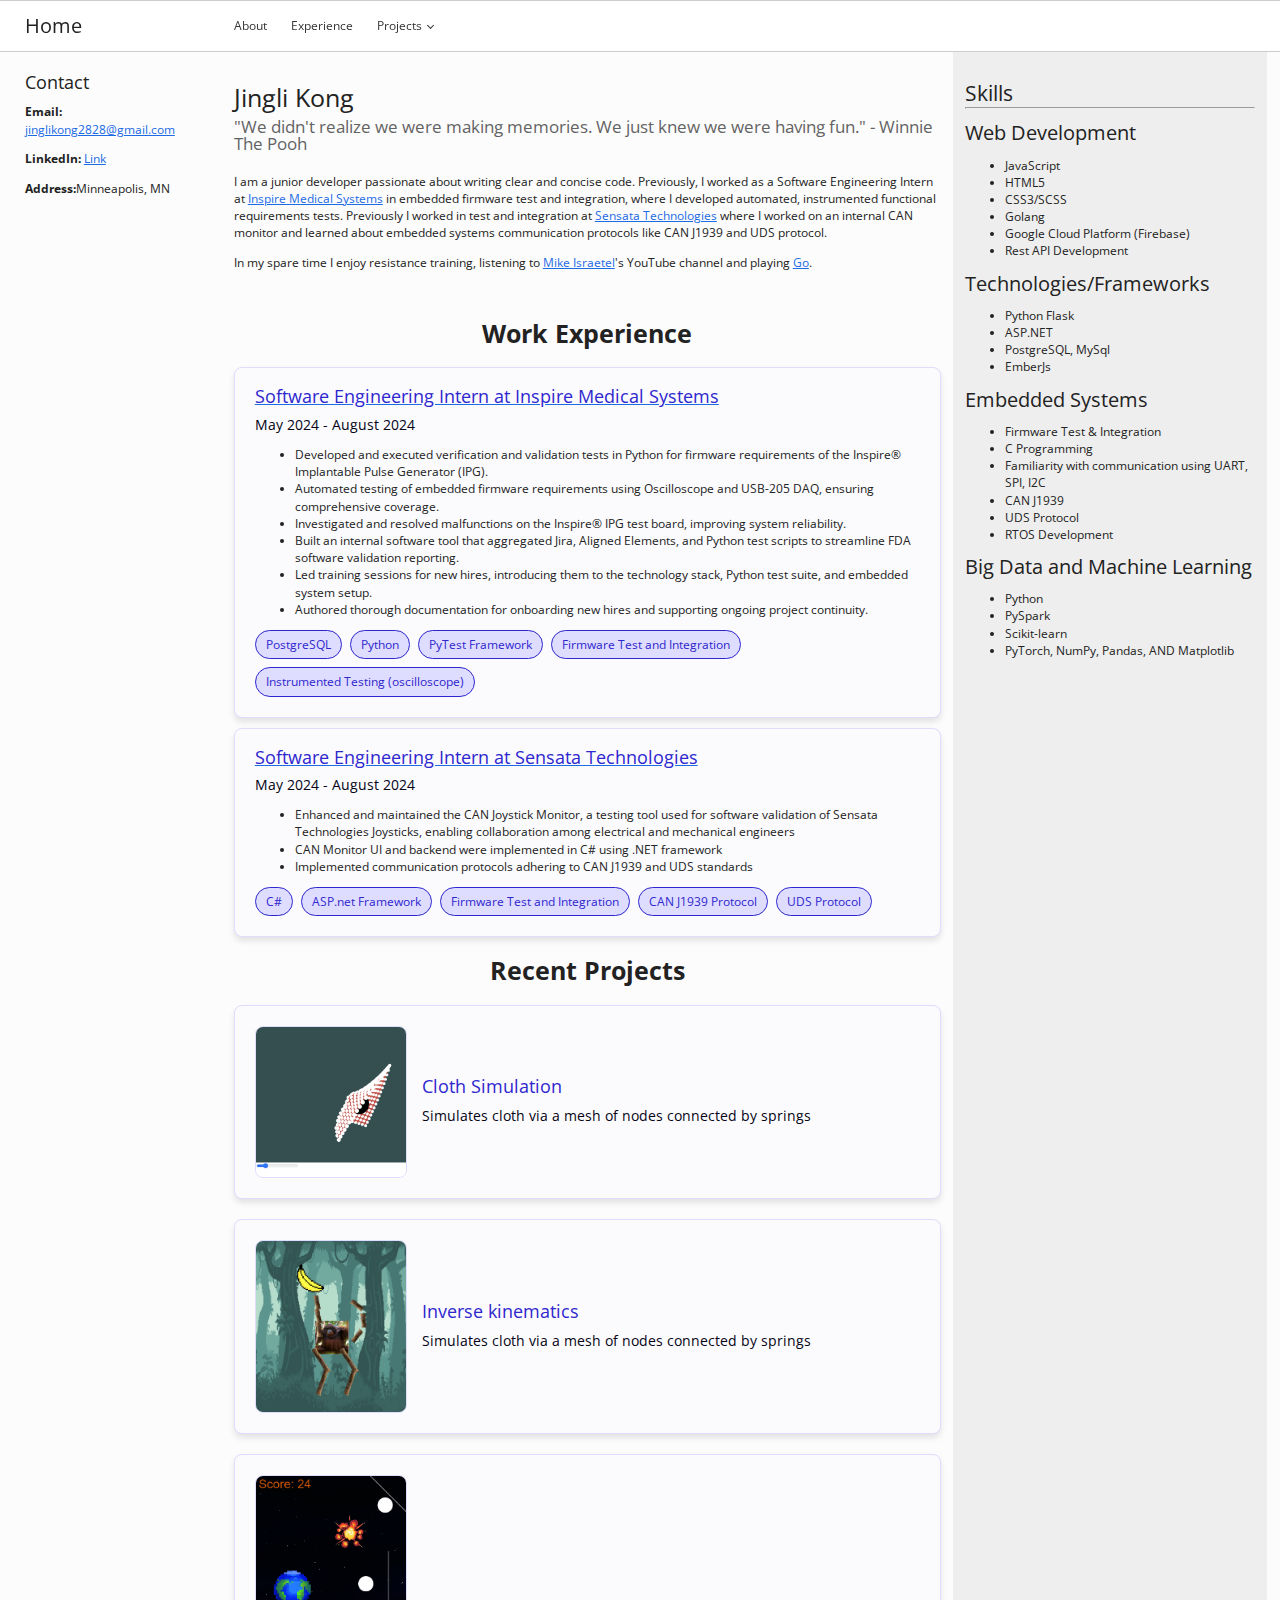
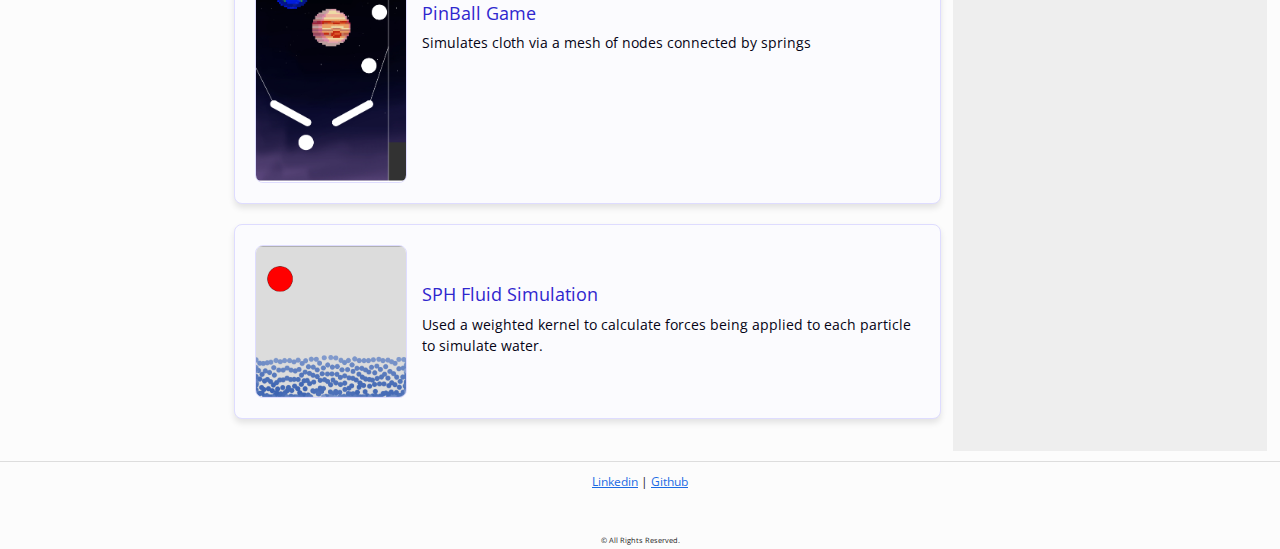
<file: index.html>
<!DOCTYPE html>
<html lang="en">

<head>
    <title>Jingli Kong Resume</title>

    <meta http-equiv="X-UA-Compatible" content="IE=edge">
    <meta name="viewport" content="width=device-width, user-scalable=no">
    <meta charset="UTF-8">


    <link rel="stylesheet" type="text/css" href="purecssframework.css">
    <link rel="stylesheet" type="text/css" href="styles.css">

    <link href="https://fonts.googleapis.com/css?family=Open+Sans" rel="stylesheet">


</head>

<body class="" id="body">

    <header class="main-container header fixed">
        <!-- Nav Bar with Logo Area -->
        <div class="flex-grid  navbar">

            <!-- Mobile Menu -->
            <input type="checkbox" id="mobileMenu" class="hide">
            <label id="mobileMenuLabel" class="mobile-menu left-side" for="mobileMenu">
                <i class="hamburger"></i>
            </label>
            <label class="full-screen" for="mobileMenu"></label>

            <div class="col-2 logo">
                Home
            </div>

            <nav class="col-10" id="topMenuNav">
                <div class="navbar-links">
                    <input type="radio" class="hide" name="navbar-menu" id="navbarDropHide" checked>
                    <a href="#about">About</a>
                    <a href="#experience">Experience</a>
                    <!-- <a href="#projects">Projects</a> -->
                    
                    <!-- Projects drop down menu -->
                    <div class="has-drop-menu hover-menu">
                        <input type="radio" id="navbarDropLinkSoon" class="drop-menu-input hide" name="navbar-menu">

                        <label for="navbarDropLinkSoon" class="menu-label"></label>
                        Projects <i class="arrow-down"></i>

                        <label class="full-screen" for="navbarDropHide"></label>
                        <ul class="drop-menu">
                            <li><a href="cloth_sim.html">Cloth Simulation</a></li>
                            <li><a href="pinball.html">PinBall Game</a></li>
                            <li><a href="fluid_sim.html">Fluid Simulation</a></li>
                            <li><a href="inverse_kinematics.html">Inverse Kinematics</a></li>
                        </ul>
                    </div>

                </div>

            </nav>
        </div>
    <!-- end of nav -->
    </header>
    <div class="fixed-nav-space" id="top"></div>

    <div class="main-container">
        <div class="flex-grid ">
            <div class="col-2">
                <section id="contact">
                    <div class="dbl-lined-header">
                        <h4>Contact</h4>
                    </div>
                    <p><strong>Email:</strong> <a href="jinglikong2828@gmail.com">jinglikong2828@gmail.com</a></p>
                    <p><strong>LinkedIn:</strong> <a href="https://www.linkedin.com/in/jinglikong/">Link</a></p>
                    <p><strong>Address:</strong>Minneapolis, MN</p>
                </section>
            </div>

            <div class="col-7">
                <section id="about">
                    <div class="dbl-lined-header">
                        <h1>Jingli Kong</h1>
                        <small>"We didn't realize we were making memories. We just knew we were having fun." - Winnie
                            The Pooh</small>
                    </div>
                    <p>
                        I am a junior developer passionate about writing clear and concise code. Previously, I worked as
                        a Software Engineering Intern at <a href="https://www.inspiresleep.com/en-us/">Inspire Medical
                            Systems</a> in embedded firmware test and integration,
                        where I developed automated, instrumented functional requirements tests. Previously I worked in
                        test and integration at <a href="https://www.sensata.com/">Sensata Technologies</a> where I
                        worked on an internal CAN monitor and learned about
                        embedded systems communication protocols like CAN J1939 and UDS protocol.
                    </p>
                    <p>In my spare time I enjoy resistance training, listening to <a
                            href="https://www.youtube.com/@RenaissancePeriodization">Mike Israetel</a>'s YouTube channel
                        and playing <a href="https://en.wikipedia.org/wiki/Go_(game)">Go</a>.</p>
                </section>


                <br>
                <section id="experience">
                    <h1 style="text-align: center;"><strong>Work Experience</strong></h1>
                    <div class="resume-card">
                        <div class="card-header">
                            <a href="https://www.inspiresleep.com/en-us/">
                                <h2 class="title">Software Engineering Intern at Inspire Medical Systems</h2>
                            </a>
                        </div>
                        <span class="dates-worked">May 2024 - August 2024</span>
                        <p class="description">
                        <ul>
                            <li>Developed and executed verification and validation tests in Python for firmware
                                requirements
                                of the Inspire® Implantable Pulse Generator (IPG).</li>
                            <li>Automated testing of embedded firmware requirements using Oscilloscope and USB-205 DAQ,
                                ensuring comprehensive coverage.</li>
                            <li>Investigated and resolved malfunctions on the Inspire® IPG test board, improving system
                                reliability.</li>
                            <li>Built an internal software tool that aggregated Jira, Aligned Elements, and Python test
                                scripts to streamline FDA software validation reporting.</li>
                            <li>Led training sessions for new hires, introducing them to the technology stack, Python
                                test
                                suite, and embedded system setup.</li>
                            <li>Authored thorough documentation for onboarding new hires and supporting ongoing project
                                continuity.</li>
                        </ul>
                        </p>
                        <div class="tags">
                            <span class="tag">PostgreSQL</span>
                            <span class="tag">Python</span>
                            <span class="tag">PyTest Framework</span>
                            <span class="tag">Firmware Test and Integration</span>
                            <span class="tag">Instrumented Testing (oscilloscope)</span>
                        </div>
                    </div>
                    <div class="resume-card">
                        <div class="card-header">
                            <a href="https://www.sensata.com/">
                                <h2 class="title">Software Engineering Intern at Sensata Technologies</h2>
                            </a>
                        </div>
                        <span class="dates-worked">May 2024 - August 2024</span>
                        <p class="description">
                        <ul>
                            <li>Enhanced and maintained the CAN Joystick Monitor, a testing tool used for software
                                validation of Sensata Technologies Joysticks, enabling collaboration among electrical
                                and
                                mechanical engineers</li>
                            <li>CAN Monitor UI and backend were implemented in C# using .NET framework</li>
                            <li>Implemented communication protocols adhering to CAN J1939 and UDS standards</li>
                        </ul>
                        </p>
                        <div class="tags">
                            <span class="tag">C#</span>
                            <span class="tag">ASP.net Framework</span>
                            <span class="tag">Firmware Test and Integration</span>
                            <span class="tag">CAN J1939 Protocol</span>
                            <span class="tag">UDS Protocol</span>
                        </div>
                    </div>
                </section>
                <section id="projects">
                    <h1 style="text-align: center;"><strong>Recent Projects</strong></h1>

                    <!-- Cloth simulation -->
                    <a href="cloth_sim.html" class="project-card-link">
                        <div class="project-card">
                            <img src="assets/cloth_simulation/cloth.png" alt="Project Image" class="project-image">
                            <div class="project-content">
                                <h3>Cloth Simulation</h3>
                                <p>Simulates cloth via a mesh of nodes connected by springs</p>
                            </div>
                        </div>
                    </a>

                    <!-- inverse kinematics -->
                    <a href="inverse_kinematics.html" class="project-card-link">
                        <div class="project-card">
                            <img src="assets\inverse_kinematics\game_screenshot.png" alt="Project Image" class="project-image">
                            <div class="project-content">
                                <h3>Inverse kinematics</h3>
                                <p>Simulates cloth via a mesh of nodes connected by springs</p>
                            </div>
                        </div>
                    </a>

                    <!-- Pinball game -->
                    <a href="pinball.html" class="project-card-link">
                        <div class="project-card">
                            <img src="assets/pinball/pinball_game.png" alt="Project Image" class="project-image">
                            <div class="project-content">
                                <h3>PinBall Game</h3>
                                <p>Simulates cloth via a mesh of nodes connected by springs</p>
                            </div>
                        </div>
                    </a>

                    <!-- SPH Fluid Simulation -->
                    <a href="fluid_sim.html" class="project-card-link">
                        <div class="project-card">
                            <img src="assets/fluid_simulation/fluid_sim.png" alt="Project Image" class="project-image">
                            <div class="project-content">
                                <h3>SPH Fluid Simulation</h3>
                                <p>Used a weighted kernel to calculate forces being applied to each particle to simulate
                                    water.</p>
                            </div>
                        </div>
                    </a>
                    


                </section>
                <!-- end of col 7 -->
            </div>
            <div class="col-3" style="background-color:#eee;">
                <section id="skills">
                    <div class="dbl-lined-header">
                        <h2>Skills</h2>
                        <hr>
                    </div>
                    <div class="skills-list">
                        <h3>Web Development</h3>
                        <ul>
                            <li>JavaScript</li>
                            <li>HTML5</li>
                            <li>CSS3/SCSS</li>
                            <li>Golang</li>
                            <li>Google Cloud Platform (Firebase)</li>
                            <li>Rest API Development</li>
                        </ul>
                        <h3>Technologies/Frameworks</h3>
                        <ul>
                            <li>Python Flask</li>
                            <li>ASP.NET</li>
                            <li>PostgreSQL, MySql</li>
                            <li>EmberJs</li>
                        </ul>
                        <h3>Embedded Systems</h3>
                        <ul>
                            <li>Firmware Test & Integration</li>
                            <li>C Programming</li>
                            <li>Familiarity with communication using UART, SPI, I2C</li>
                            <li>CAN J1939</li>
                            <li>UDS Protocol</li>
                            <li>RTOS Development</li>
                        </ul>
                        <h3>Big Data and Machine Learning</h3>
                        <ul>
                            <li>Python</li>
                            <li>PySpark</li>
                            <li>Scikit-learn</li>
                            <li>PyTorch, NumPy, Pandas, AND Matplotlib</li>
                        </ul>
                    </div>
                </section>
            </div>

        </div>
    </div>

    <footer class="text-center">

        <div class="line"></div>

        <a href="https://www.linkedin.com/in/jinglikong/">Linkedin</a> |
        <a href="https://github.com/JingliKong">Github</a>


        <div class="spacer-md"></div>
        <small>© All Rights Reserved.</small>


    </footer>

</body>

</html>
</file>
<file: purecssframework.css>
html,body,div,span,object,iframe,h1,h2,h3,img,fieldset,form,label,legend,video{margin:0;padding:0;border:0;outline:0;vertical-align:baseline;background:transparent}html{overflow-y:scroll}input[type="hidden"]{display:none}input,select{vertical-align:middle}button{width:auto;overflow:visible}table{border:0;padding:0;border-spacing:0}.clear{clear:both;height:0}.left{float:left}.right{float:right}.hide{display:none !important}.show{display:block !important}.show-inline-block{display:inline-block !important}.show-flex{display:flex !important}.inline{display:inline}.clearfix:after{content:".";display:block;height:0;clear:both;visibility:hidden}.clearfix{display:inline-block}* html .clearfix{height:1%}.clearfix{display:block}.bold{font-weight:700}.text-italic{font-style:italic}button,textarea,input,select,label,button:focus,textarea:focus,input:focus,select:focus,label:focus{outline:none;-webkit-tap-highlight-color:transparent}body{font-size:calc(11px + .1vw);font-family:"Open Sans",sans-serif,helvetica;color:#222;line-height:1.4em;background-color:rgba(200,200,200,0.05);-webkit-text-size-adjust:100%;-webkit-font-smoothing:antialiased}table{border:0;padding:0;border-spacing:0}a{text-decoration:underline;color:#1c6be4}a:hover{outline:none;text-decoration:none}.layer-highest{z-index:100}.layer-high{z-index:50}.layer-med{z-index:25}.layer-low{z-index:5}.opacity-100{opacity:1}.opacity-50{opacity:.5}.opacity-25{opacity:.25}.opacity-0{opacity:0}.height-full{height:100%}.rounded-corners{border-radius:1.3em}.rounded-more-corners{border-radius:1.5em}.rounded-corners-top{border-radius:1.3em 1.3em 0 0}.rounded-corners-bottom{border-radius:0 0 1.3em 1.3em}.rounded-more-corners-top{border-radius:1.5em 1.5em 0 0}.rounded-more-corners-bottom{border-radius:0 0 1.5em 1.5em}.rounded,.circle{border-radius:50%}.no-rounded{border-radius:0 !important}.no-wrap{white-space:nowrap}small{font-size:calc(.5em + .1vw)}.no-decoration{text-decoration:none !important}.no-border{border:0 !important}.grey{background-color:#292b2c;color:#fff}.grey-25{background-color:rgba(41,43,44,0.25) !important}.grey-50{background-color:rgba(41,43,44,0.5) !important}.primary{background-color:#1c6be4;color:#fff}.secondary{background-color:#e8481a;color:#fff}.info{background-color:#ceedfc;color:#0778ad}.success{background-color:#39b54a;color:#fff}.warning{background-color:#f8b957;color:#5c2703}.danger{background-color:#9a160c;color:#fff}.vip-bg{background:linear-gradient(to bottom, #cebb14 27%, #fbdf93 100%);color:#222}.primary-25,.primary-25 td,.primary-25 th{background-color:rgba(28,107,228,0.25) !important}.primary-50,.primary-50 td,.primary-50 th{background-color:rgba(28,107,228,0.5) !important}tr.primary-25{background-color:transparent !important}tr.primary-50{background-color:transparent !important}.secondary-25,.secondary-25 td,.secondary-25 th{background-color:rgba(232,72,26,0.25) !important}.secondary-50,.secondary-50 td,.secondary-50 th{background-color:rgba(232,72,26,0.5) !important}tr.secondary-25{background-color:transparent !important}tr.secondary-50{background-color:transparent !important}.info-25,.info-25 td,.info-25 th{background-color:rgba(206,237,252,0.25) !important}.info-50,.info-50 td,.info-50 th{background-color:rgba(206,237,252,0.5) !important}tr.info-25{background-color:transparent !important}tr.info-50{background-color:transparent !important}.success-25,.success-25 td,.success-25 th{background-color:rgba(57,181,74,0.25) !important}.success-50,.success-50 td,.success-50 th{background-color:rgba(57,181,74,0.5) !important}tr.success-25{background-color:transparent !important}tr.success-50{background-color:transparent !important}.warning-25,.warning-25 td,.warning-25 th{background-color:rgba(248,185,87,0.25) !important}.warning-50,.warning-50 td,.warning-50 th{background-color:rgba(248,185,87,0.5) !important}tr.warning-25{background-color:transparent !important}tr.warning-50{background-color:transparent !important}.danger-25,.danger-25 td,.danger-25 th{background-color:rgba(154,22,12,0.25) !important}.danger-50,.danger-50 td,.danger-50 th{background-color:rgba(154,22,12,0.5) !important}tr.danger-25{background-color:transparent !important}tr.danger-50{background-color:transparent !important}.text-primary{color:#1c6be4 !important}.text-secondary{color:#e8481a !important}.text-info{color:#ceedfc !important}.text-success{color:#39b54a !important}.text-warning{color:#f8b957 !important}.text-danger{color:#9a160c !important}.text-white{color:#fff !important}.text-black{color:#000 !important}.text-dark{color:#252525 !important}.text-black-white{color:rgba(0,0,0,0.8) !important}.text-muted{color:rgba(150,150,150,0.75) !important}.text-vip{color:#cead14 !important}.border-primary{border:1px solid #1c6be4 !important}.border-secondary{border:1px solid #e8481a !important}.border-info{border:1px solid #ceedfc !important}.border-success{border:1px solid #39b54a !important}.border-warning{border:1px solid #f8b957 !important}.border-danger{border:1px solid #9a160c !important}.border-vip{border:1px solid #cead14 !important}.border-white{border:1px solid #fff !important}.border-black{border:1px solid #000 !important}.border-muted{border:1px solid rgba(150,150,150,0.75) !important}blockquote.main-section,.call-out{margin:0px 0px 20px 0px}blockquote{font-weight:300;padding:20px;margin:20px 0px 20px 0px;border-left:4px solid #ccc;color:inherit}.call-out{font-weight:300;padding:20px;margin:20px 0px 20px 0px;background-color:rgba(150,150,150,0.3);border-left:4px solid rgba(150,150,150,0.5);color:inherit}blockquote h1,.call-out h1{display:block;font-size:26px;margin:0px 0px 10px 0px}.call-out.primary{color:#fff;background-color:rgba(28,107,228,0.5);border-color:#1c6be4}.call-out.secondary{color:#fff;background-color:rgba(232,72,26,0.5);border-color:#e8481a}.call-out.info{color:#444444;background-color:rgba(206,237,252,0.5);border-color:#ceedfc}.call-out.success{color:#fff;background-color:rgba(57,181,74,0.5);border-color:#39b54a}.call-out.warning{color:#5c2703;background-color:rgba(248,185,87,0.5);border-color:#f8b957}.call-out.danger{color:#fff;background-color:rgba(154,22,12,0.5);border-color:#9a160c}.line{height:1px;border-top:1px solid rgba(150,150,150,0.3);margin:10px 0px 10px 0px}.line-dotted{height:1px;border-top:1px dotted rgba(150,150,150,0.3);margin:10px 0px 10px 0px}.line-dashed{height:1px;border-top:1px dashed rgba(150,150,150,0.3);margin:10px 0px 10px 0px}.spacer-xxs{height:2px;display:block}.spacer-xs{height:10px;display:block}.spacer-sm{height:20px;display:block}.spacer-md{height:40px;display:block}.spacer-lg{height:60px;display:block}.spacer-xl{height:80px;display:block}.m-0{margin:0 !important}.mt-0,.my-0{margin-top:0 !important}.mr-0,.mx-0{margin-right:0 !important}.mb-0,.my-0{margin-bottom:0 !important}.ml-0,.mx-0{margin-left:0 !important}.m-xs{margin:4px !important}.mt-xs,.my-xs{margin-top:4px !important}.mr-xs,.mx-xs{margin-right:4px !important}.mb-xs,.my-xs{margin-bottom:4px !important}.ml-xs,.mx-xs{margin-left:4px !important}.m-sm{margin:8px !important}.mt-sm,.my-sm{margin-top:8px !important}.mr-sm,.mx-sm{margin-right:8px !important}.mb-sm,.my-sm{margin-bottom:8px !important}.ml-sm,.mx-sm{margin-left:8px !important}.m-md{margin:16px !important}.mt-md,.my-md{margin-top:16px !important}.mr-md,.mx-md{margin-right:16px !important}.mb-md,.my-md{margin-bottom:16px !important}.ml-md,.mx-md{margin-left:16px !important}.m-lg{margin:32px !important}.mt-lg,.my-lg{margin-top:32px !important}.mr-lg,.mx-lg{margin-right:32px !important}.mb-lg,.my-lg{margin-bottom:32px !important}.ml-lg,.mx-lg{margin-left:32px !important}.m-xl{margin:64px !important}.mt-xl,.my-xl{margin-top:64px !important}.mr-xl,.mx-xl{margin-right:64px !important}.mb-xl,.my-xl{margin-bottom:64px !important}.ml-xl,.mx-xl{margin-left:64px !important}.p-0{padding:0 !important}.pt-0,.py-0{padding-top:0 !important}.pr-0,.px-0{padding-right:0 !important}.pb-0,.py-0{padding-bottom:0 !important}.pl-0,.px-0{padding-left:0 !important}.p-xs{padding:4px !important}.pt-xs,.py-xs{padding-top:4px !important}.pr-xs,.px-xs{padding-right:4px !important}.pb-xs,.py-xs{padding-bottom:4px !important}.pl-xs,.px-xs{padding-left:4px !important}.p-sm{padding:8px !important}.pt-sm,.py-sm{padding-top:8px !important}.pr-sm,.px-sm{padding-right:8px !important}.pb-sm,.py-sm{padding-bottom:8px !important}.pl-sm,.px-sm{padding-left:8px !important}.p-md{padding:16px !important}.pt-md,.py-md{padding-top:16px !important}.pr-md,.px-md{padding-right:16px !important}.pb-md,.py-md{padding-bottom:16px !important}.pl-md,.px-md{padding-left:16px !important}.p-lg{padding:32px !important}.pt-lg,.py-lg{padding-top:32px !important}.pr-lg,.px-lg{padding-right:32px !important}.pb-lg,.py-lg{padding-bottom:32px !important}.pl-lg,.px-lg{padding-left:32px !important}.p-xl{padding:64px !important}.pt-xl,.py-xl{padding-top:64px !important}.pr-xl,.px-xl{padding-right:64px !important}.pb-xl,.py-xl{padding-bottom:64px !important}.pl-xl,.px-xl{padding-left:64px !important}.m-auto{margin:auto !important}.mt-auto,.my-auto{margin-top:auto !important}.mr-auto,.mx-auto{margin-right:auto !important}.mb-auto,.my-auto{margin-bottom:auto !important}.ml-auto,.mx-auto{margin-left:auto !important}.padding-xs{padding:4px}.padding-sm{padding:8px}.padding-md{padding:16px}.padding-lg{padding:32px}.padding-xl{padding:64px}.text-left{text-align:left !important}.text-right{text-align:right !important}.text-center{text-align:center !important}.text-uppercase{text-transform:uppercase !important}.text-lowercase{text-transform:lowercase !important}.text-capitalize{text-transform:capitalize !important}.text-smaller{font-size:80% !important}.text-bigger{font-size:120% !important}.text-20{font-size:calc(20px + .1vw)}.text-24{font-size:calc(24px + .1vw)}.text-32{font-size:calc(32px + .1vw)}.plain-list{list-style-type:none !important}.main-container{padding:0 1% 0 1%;box-sizing:border-box;width:100%;margin:0 auto}.main-container.max-1170{max-width:1170px}.main-container.max-1400{max-width:1400px}.main-container.max-1600{max-width:1600px}.main-container.max-1800{max-width:1800px}.main-container.header{background-color:rgba(255,255,255,0.9);border-color:#ccc;height:52px;border-top:1px solid #ccc;border-bottom:1px solid #ccc}.main-container.header .navbar{background-color:transparent;border:0}.fixed{position:fixed;z-index:50}.relative{position:relative}.absolute{position:absolute}.static{position:static}h1{font-size:calc(20px + .4vw);margin:25px 0px 25px 0px;font-weight:normal}h2{font-size:calc(16px + .4vw);margin:20px 0px 20px 0px;font-weight:normal}h3{font-size:calc(15px + .4vw);margin:15px 0px 15px 0px;font-weight:normal}h4{font-size:calc(14px + .3vw);margin:10px 0px 10px 0px;font-weight:normal}h5{font-size:calc(10px + .2vw);margin:8px 0px 8px 0px;font-weight:normal}h6{font-size:calc(8px + .2vw);margin:8px 0px 8px 0px;font-weight:normal}@media all and (max-width: 767px){h1{font-size:calc(18px + .4vw);margin:20px 0px 20px 0px}h2{font-size:calc(16px + .3vw);margin:10px 0px 10px 0px}h3{font-size:calc(13px + .2vw);margin:10px 0px 10px 0px}h4{font-size:calc(12px + .1vw);margin:8px 0px 8px 0px}h5{font-size:calc(10px + .1vw);margin:8px 0px 8px 0px}h6{font-size:calc(8px + .1vw);margin:8px 0px 8px 0px}}h1 span,h2 span,h3 span,h4 span,h5 span,h6 span{color:#1c6be4}h1,h2,h3,h4,h5,h6{display:block}h1 small,h2 small,h3 small,h4 small,h5 small,h6 small{display:inline-block;opacity:.8}h1 small{font-size:calc(13px + .1vw)}h2 small{font-size:calc(12px + .1vw)}h3 small{font-size:calc(11px + .1vw)}h4 small{font-size:calc(10px + .1vw)}h5 small{font-size:calc(9px + .1vw)}h6 small{font-size:calc(8px + .1vw)}.dbl-lined-header h1,.dbl-lined-header h2{padding-bottom:0px;margin-bottom:8px}.dbl-lined-header h2{padding-bottom:0px;margin-bottom:3px}.dbl-lined-header h3,.dbl-lined-header h4{margin-bottom:0px;padding-bottom:0px}.dbl-lined-header small{display:block;opacity:.7;margin:12px 0px 20px 0px}.dbl-lined-header h1+small{font-size:calc(16px + .1vw)}.dbl-lined-header h2+small{font-size:calc(13px + .1vw)}.dbl-lined-header h3+small{font-size:calc(10px + .1vw)}.dbl-lined-header h4+small{font-size:calc(9px + .1vw)}code{text-shadow:0 1px white;font-family:Consolas, Monaco, 'Andale Mono', 'Ubuntu Mono', monospace;text-align:left;white-space:pre;word-spacing:normal;word-break:normal;word-wrap:normal;display:inline-block;background:#f5f2f0;white-space:normal;padding:2px 5px 2px 5px;color:#905;color:#690;font-weight:700;font-size:12px}code span{color:#905;color:#07a}code A.code-text{color:#000}.xs,.sm,.md,.lg,.xl{display:none}.indent-xs{padding-left:5px;box-sizing:border-box}.indent-sm{padding-left:15px;box-sizing:border-box}.indent-md{padding-left:30px;box-sizing:border-box}.indent-lg{padding-left:60px;box-sizing:border-box}.indent-xl{padding-left:100px;box-sizing:border-box}.drop-click-area{display:none;position:fixed;z-index:90;top:0;left:0;width:100%;height:100%;cursor:default}.flex-1{display:flex;flex:1}.d-flex{display:flex !important}.flex-column{flex-direction:column !important}.justify-content-start{justify-content:flex-start !important}.justify-content-center{justify-content:center !important}.justify-content-end{justify-content:flex-end !important}.justify-content-between{justify-content:space-between !important}.justify-content-around{justify-content:space-around !important}.align-items-start{align-items:flex-start !important}.align-items-center{align-items:center !important}.align-items-end{align-items:flex-end !important}.align-items-between{align-items:space-between !important}.align-items-around{align-items:space-around !important}.flex-grow-1{flex-grow:1 !important}i.arrow-down{border-left:1px solid #333;border-bottom:1px solid #333}.has-drop-menu:hover i.arrow-down{border-left:1px solid #000;border-bottom:1px solid #000}.primary i.arrow-down,.has-drop-menu:hover .primary i.arrow-down,.secondary i.arrow-down,.has-drop-menu:hover .secondary i.arrow-down,.success i.arrow-down,.has-drop-menu:hover .success i.arrow-down,.warning i.arrow-down,.has-drop-menu:hover .warning i.arrow-down,.danger i.arrow-down,.has-drop-menu:hover .danger i.arrow-down{border-left-color:#fff;border-bottom-color:#fff}@media all and (min-width: 1601px){.xs,.sm,.md,.lg,.xl{display:none}.xl{display:block}.xl-hide{display:none}}@media all and (max-width: 1600px){.xs,.sm,.md,.lg,.xl{display:none}.lg{display:block}.lg-hide{display:none}}@media all and (max-width: 1024px){.xs,.sm,.md,.lg,.xl{display:none}.md{display:block}.md-hide{display:none}.main-container{padding:0 1%}.spacer-xs{height:5px}.spacer-sm{height:10px}.spacer-md{height:20px}.spacer-lg{height:30px}.spacer-xl{height:40px}.padding-xs{padding:2px}.padding-sm{padding:4px}.padding-md{padding:8px}.padding-lg{padding:16px}.padding-xl{padding:32px}}@media all and (max-width: 767px){.xs,.sm,.md,.lg,.xl{display:none}.sm{display:block}.sm-hide{display:none}.indent-xs{padding-left:2px}.indent-sm{padding-left:5px}.indent-md{padding-left:10px}.indent-lg{padding-left:20px}.indent-xl{padding-left:40px}.panel-body{min-height:0px}}@media all and (max-width: 375px){.xs,.sm,.md,.lg,.xl{display:none}.xs{display:block}.xs-hide{display:none}blockquote h1,.call-out h1{font-size:17px}}.btn{display:inline-block;padding:0.55em 1.5em;border:0;font-size:calc(.85em + .2vw);color:#333;background-color:#ccc;text-decoration:none;transition:background-color .3s;text-align:center;margin:3px 0 3px 0px;box-sizing:border-box;border-radius:2em;line-height:normal;-webkit-appearance:none}.btn:hover,.btn.active{cursor:pointer;background-color:#eee;transition:background-color .1s}.btn-ghost{display:inline-block;padding:0.55em 1.5em;font-size:calc(.85em + .2vw);color:#666;border:1px solid #888;background-color:transparent;text-decoration:none;transition:all .3s;margin:3px 0 3px 0px;box-sizing:border-box;border-radius:2em;transition:background-color .3s}.btn-ghost:hover{cursor:pointer;background-color:rgba(0,0,0,0.1);transition:all .1s}.dark .btn-ghost{border:1px solid #fff}.dark .btn-ghost:hover{color:#fff;background-color:rgba(255,255,255,0.5)}.dark .btn-ghost.dynamic,.btn-ghost.inverted{color:#aaa;border:1px solid #666;background-color:rgba(255,255,255,0.05)}.dark .btn-ghost.dynamic:hover,.btn-ghost.inverted:hover{border-color:#999;color:#eee;transition:all .3s;background-color:rgba(255,255,255,0.25)}.dark .btn-ghost.dynamic i.arrow-down{border-left:1px solid #979797;border-bottom:1px solid #979797}.btn.rounded-more-corners{border-radius:12px}.btn.rounded-corners{border-radius:5px}.btn.btn-xs{padding:4px 10px 4px 10px;font-size:calc(.6em + .2vw)}.btn.btn-sm{padding:8px 12px 8px 12px;font-size:calc(.7em + .2vw)}.btn.btn-lg{padding:16px 24px 16px 24px;font-size:calc(1em + .2vw)}.btn.btn-xl{padding:30px 40px 30px 40px;font-size:calc(1.2em + .2vw)}.btn-nav-search{height:28px;line-height:calc(.85em + .2vw);font-size:calc(.85em + .2vw)}.btn.primary{color:#fff;background-color:#1c6be4}.btn.primary:hover,.btn.primary.active{background-color:rgba(28,107,228,0.8)}.btn.secondary{color:#fff;background-color:#e8481a}.btn.secondary:hover,.btn.secondary.active{background-color:rgba(232,72,26,0.8)}.btn.info{color:#0778ad;background-color:#ceedfc}.btn.info:hover,.btn.info.active{background-color:rgba(206,237,252,0.8)}.btn.success{color:#fff;background-color:#39b54a}.btn.success:hover,.btn.success.active{background-color:rgba(57,181,74,0.8)}.btn.vip{color:#333;background:linear-gradient(to bottom, #cebb14 27%, #fbdf93 100%);text-shadow:1px 1px rgba(255,255,255,0.5);transition:all .3s ease-in-out}.btn.vip:hover,.btn.vip.active{background-color:#E8CE3E;transition:all .3s ease-in-out}.btn.warning,a.btn.warning,label.btn.warning,input.btn.warning,button.btn.warning,.form-elements input[type=submit].btn.warning,.form-elements input[type=reset].btn.warning{color:#fff;background-color:#f8b957}.btn.warning:hover,a.btn.warning:hover,label.btn.warning:hover,input.btn.warning:hover,button.btn.warning:hover,.form-elements input[type=submit].btn.warning:hover,.form-elements input[type=reset].btn.warning:hover,.btn.warning.active{background-color:rgba(248,185,87,0.8)}.btn.danger,a.btn.danger,label.btn.danger,input.btn.danger,button.btn.danger,.form-elements input[type=submit].btn.danger,.form-elements input[type=reset].btn.danger{color:#fff;background-color:#9a160c}.btn.danger:hover,.btn.danger.active{background-color:rgba(154,22,12,0.8)}.btn.black{color:#fff;background-color:#000}.btn.black:hover,.btn.black.active{background-color:rgba(0,0,0,0.7)}.btn.white{color:#000;background-color:#fff;border:1px solid #efefef}.btn.white:hover,.btn.white.active{background-color:rgba(255,255,255,0.7)}.btn.trans{color:inherit;background-color:transparent;color:#1c6be4;text-decoration:underline}.btn.trans:hover{color:rgba(28,107,228,0.8);text-decoration:none}.full-width{width:100%}.has-drop-menu{position:relative;cursor:pointer}.has-drop-menu label{cursor:pointer;position:absolute;top:0;left:0;width:100%;cursor:pointer;height:100%;display:block}.drop-menu{display:none;box-sizing:border-box;padding:4px;margin:0;top:100%;left:0;position:absolute;z-index:91;background-color:#fff;border:none;border-radius:10px;min-width:100%;line-height:30px;box-shadow:0 6px 12px rgba(0,0,0,0.175);cursor:default}.navbar-links .drop-menu{border-radius:0 0 10px 10px}@media all and (min-width: 1025px){.drop-menu.auto-scroll{overflow-y:auto;-webkit-overflow-scrolling:touch;max-height:150px}.drop-menu.auto-scroll::-webkit-scrollbar{width:.8em}.drop-menu.auto-scroll::-webkit-scrollbar-thumb{background:rgba(255,255,255,0.5)}.drop-menu.auto-scroll::-webkit-scrollbar-track{background:rgba(150,150,150,0.6)}.drop-menu.auto-scroll::-webkit-scrollbar-button{background:rgba(150,150,150,0.2);height:10px}}.btn .drop-menu{top:100%}.drop-menu.drop-menu-left{left:auto;right:0px}.drop-menu-top .drop-menu{bottom:100%;top:auto}.drop-menu-input{display:none}.drop-menu-input ~ .full-screen{display:none;cursor:default;position:fixed;z-index:90;top:0;left:0;width:100%;height:100%}.drop-menu-input:checked ~ .drop-menu{display:inline-block}.drop-menu-input:checked ~ .full-screen{display:block}.drop-menu li.sep{height:1px;background-color:#666}.hover-menu .drop-menu-input:checked ~ .menu-label{background-color:transparent}.hover-menu .drop-menu-input:checked ~ .full-screen{display:none}.hover-menu .drop-menu-input:checked ~ .drop-menu{display:none}.hover-menu:hover .drop-menu-input:checked ~ .drop-menu{display:inline-block}.drop-menu-input:checked ~ i.arrow-down{transform:rotate(135deg);margin-bottom:3px;transition:all .1s ease-in-out}.hover-menu .drop-menu-input:checked ~ i.arrow-down{transform:rotate(-45deg);transition:all .1s ease-in-out}.drop-menu-input:checked ~ i.arrow-down.no-animation,.drop-menu-input ~ i.arrow-down.no-animation{transform:rotate(-45deg) !important;margin-bottom:3px !important}.hover-menu:hover i.arrow-down.no-animation,.hover-menu:hover .drop-menu-input:checked i.arrow-down.no-animation{transform:rotate(-45deg) !important;margin-bottom:3px !important}.drop-menu-input:checked ~ i.arrow-down{transform:rotate(135deg);margin-bottom:3px;transition:all .1s ease-in-out}.hover-menu:hover .drop-menu{display:inline-block}.drop-menu li{padding:0px;margin:0;list-style:none}.drop-menu a:not(.btn){display:block;text-align:left;padding:6px;white-space:nowrap;text-decoration:none;color:#666}.navbar-links>.has-drop-menu label a{text-decoration:none}.navbar-links>.has-drop-menu:hover:after{display:none}.drop-menu a:not(.btn):hover{color:#1c6be4;background-color:rgba(255,255,255,0.3)}.drop-menu-input:checked ~ .menu-label:before{content:"";position:absolute;bottom:-20px;left:0;width:100%;height:24px;background-color:#fff;pointer-events:none;z-index:-1;bottom:-10px;left:0;width:100%}.navbar-links .drop-menu-input:checked ~ .menu-label:before{display:none}i.arrow-down{display:inline-block;width:4px;height:4px;border-left:1px solid #333;border-bottom:1px solid #333;transform:rotate(-45deg);margin-bottom:3px;margin-left:3px;transition:all .1s ease-in-out}.btn.btn-sm.has-drop-menu i.arrow-down,.btn.btn-xs.has-drop-menu i.arrow-down{margin-bottom:2px}.btn.btn-sm.has-drop-menu:hover i.arrow-down,.btn.btn-xs.has-drop-menu:hover i.arrow-down{margin-bottom:2px}i.arrow-up{display:inline-block;width:4px;height:4px;border-top:1px solid #333;border-left:1px solid #333;transform:rotate(45deg);margin-left:3px;margin-bottom:3px;transition:all .1s ease-in-out}i.arrow-right{display:inline-block;width:4px;height:4px;border-top:1px solid #333;border-left:1px solid #333;transform:rotate(135deg);margin-left:3px;margin-bottom:2px;transition:all .1s ease-in-out}i.arrow-left{display:inline-block;width:4px;height:4px;border-top:1px solid #333;border-left:1px solid #333;transform:rotate(-45deg);margin-right:3px;margin-bottom:2px;transition:all .1s ease-in-out}.has-drop-menu.hover-menu:hover i.arrow-down.no-animation{transform:rotate(-45deg)}.has-drop-menu:hover i.arrow-down{border-left:1px solid #333;border-bottom:1px solid #333}.primary i.arrow-down,.has-drop-menu.primary:hover i.arrow-down{border-left:1px solid #fff;border-bottom:1px solid #fff}.primary i.arrow-up,.has-drop-menu.primary:hover i.arrow-up,.primary i.arrow-left,.has-drop-menu.primary:hover i.arrow-left,.primary i.arrow-right,.has-drop-menu.primary:hover i.arrow-right{border-left:1px solid #fff;border-top:1px solid #fff}.secondary i.arrow-down,.has-drop-menu.secondary:hover i.arrow-down{border-left:1px solid #fff;border-bottom:1px solid #fff}.secondary i.arrow-up,.has-drop-menu.secondary:hover i.arrow-up,.secondary i.arrow-left,.has-drop-menu.secondary:hover i.arrow-left,.secondary i.arrow-right,.has-drop-menu.secondary:hover i.arrow-right{border-left:1px solid #fff;border-top:1px solid #fff}.info i.arrow-down,.has-drop-menu.info:hover i.arrow-down{border-left:1px solid #0778ad;border-bottom:1px solid #0778ad}.info i.arrow-up,.has-drop-menu.info:hover i.arrow-up,.info i.arrow-left,.has-drop-menu.info:hover i.arrow-left,.info i.arrow-right,.has-drop-menu.info:hover i.arrow-right{border-left:1px solid #0778ad;border-top:1px solid #0778ad}.success i.arrow-down,.has-drop-menu.success:hover i.arrow-down{border-left:1px solid #fff;border-bottom:1px solid #fff}.success i.arrow-up,.has-drop-menu.success:hover i.arrow-up,.success i.arrow-left,.has-drop-menu.success:hover i.arrow-left,.success i.arrow-right,.has-drop-menu.success:hover i.arrow-right{border-left:1px solid #fff;border-top:1px solid #fff}.warning i.arrow-down i.arrow-down,.has-drop-menu.warning:hover i.arrow-down{border-left:1px solid #fff;border-bottom:1px solid #fff}.warning i.arrow-up,.has-drop-menu.warning:hover i.arrow-up,.warning i.arrow-left,.has-drop-menu.warning:hover i.arrow-left,.warning i.arrow-right,.has-drop-menu.warning:hover i.arrow-right{border-left:1px solid #fff;border-top:1px solid #fff}.danger i.arrow-down i.arrow-down,.has-drop-menu.danger:hover i.arrow-down{border-left:1px solid #fff;border-bottom:1px solid #fff}.danger i.arrow-up,.has-drop-menu.danger:hover i.arrow-up,.danger i.arrow-left,.has-drop-menu.danger:hover i.arrow-left,.danger i.arrow-right,.has-drop-menu.danger:hover i.arrow-right{border-left:1px solid #fff;border-top:1px solid #fff}.has-drop-menu.hover-menu:hover i.arrow-down{transform:rotate(135deg);transition:all .1s ease-in-out}.has-drop-menu.hover-menu:hover .drop-menu-input:checked ~ i.arrow-down{transform:rotate(135deg);transition:all .1s ease-in-out}.has-drop-menu.hover-menu.drop-menu-top i.arrow-down,.has-drop-menu.drop-menu-top i.arrow-down,.has-drop-menu.drop-menu-top:hover i.arrow-down{transform:rotate(135deg);margin-bottom:1px}.has-drop-menu.hover-menu.drop-menu-top:hover i.arrow-down{transform:rotate(-45deg);margin-bottom:1px}.has-drop-menu.hover-menu.drop-menu-top:hover .drop-menu-input:checked ~ i.arrow-down,.has-drop-menu.drop-menu-top:hover .drop-menu-input:checked ~ i.arrow-down{transform:rotate(-45deg);margin-bottom:3px}.hover-menu.drop-menu-top .drop-menu-input:checked ~ i.arrow-down{transform:rotate(135deg);transition:all .1s ease-in-out;margin-bottom:3px}.drop-menu-top .drop-menu-input:checked ~ i.arrow-down.no-animation,.drop-menu-top .drop-menu-input ~ i.arrow-down.no-animation{transform:rotate(135deg) !important;margin-bottom:3px}.drop-menu-top .hover-menu:hover i.arrow-down.no-animation,.drop-menu-top .hover-menu:hover .drop-menu-input:checked i.arrow-down.no-animation{transform:rotate(135deg) !important;margin-bottom:1px}.btn.drop-menu-top .drop-menu{bottom:100%;top:auto}.btn.drop-menu-top.btn-xl .drop-menu{bottom:90px;top:auto}.btn.drop-menu-top.btn-xl .drop-menu{bottom:90px;top:auto}.btn-xl.drop-menu-top.hover-menu i.arrow-down,.btn-xl.drop-menu-top.hover-menu:hover i.arrow-down{margin-bottom:3px}.btn.drop-menu-top.btn-sm .drop-menu{bottom:32px;top:auto}.btn.drop-menu-top.btn-xs .drop-menu{bottom:21px;top:auto}.responsive-btn-group{max-width:100%;overflow:hidden;overflow-x:auto;white-space:nowrap;webkit-overflow-scrolling:touch}.responsive-btn-group .btn-group{display:table;border-collapse:separate;border-spacing:1px}.responsive-btn-group .btn-group:after{display:none}.btn-group{display:block}.btn-group:after{content:".";display:block;height:0;clear:both;visibility:hidden}.btn-group a.btn,.btn-group .btn{display:inline-block;float:left;white-space:nowrap;margin-right:1px;border-radius:0}.btn-group.rounded-sides .btn:first-child,.btn-group.rounded-sides a.btn:first-child{border-radius:2em 0 0 2em}.btn-group.rounded-sides .btn:last-child,.btn-group.rounded-sides a.btn:last-child{border-radius:0 2em 2em 0}.responsive-btn-group{-webkit-overflow-scrolling:touch}.responsive-btn-group .btn-group a.btn,.responsive-btn-group .btn-group .btn{display:table-cell;margin-right:0;float:none}.glow{animation-duration:1.5s;animation-timing-function:ease-in-out;animation-iteration-count:infinite}.primary.glow{animation-name:primaryGlow}.secondary.glow{animation-name:secondaryGlow}.info.glow{animation-name:infoGlow}.success.glow{animation-name:successGlow}.warning.glow{animation-name:warningGlow}.danger.glow{animation-name:dangerGlow}@keyframes primaryGlow{0%{background-color:#1c6be4}50%{background-color:rgba(28,107,228,0.25)}100%{background-color:#1c6be4}}@keyframes secondaryGlow{0%{background-color:#e8481a}50%{background-color:rgba(232,72,26,0.25)}100%{background-color:#e8481a}}@keyframes infoGlow{0%{background-color:#ceedfc}50%{background-color:rgba(206,237,252,0.25)}100%{background-color:#ceedfc}}@keyframes successGlow{0%{background-color:#39b54a}50%{background-color:rgba(57,181,74,0.25)}100%{background-color:#39b54a}}@keyframes warningGlow{0%{background-color:#f8b957}50%{background-color:rgba(248,185,87,0.25)}100%{background-color:#f8b957}}@keyframes dangerGlow{0%{background-color:#9a160c}50%{background-color:rgba(154,22,12,0.25)}100%{background-color:#9a160c}}@media all and (max-width: 1024px){.has-drop-menu:hover i.arrow-down{transform:rotate(-45deg);transition:all .1s ease-in-out}.has-drop-menu.drop-menu-top:hover i.arrow-down{transform:rotate(135deg)}.drop-menu{margin:0 0 0 0}.drop-menu.auto-scroll{max-height:200px;overflow-y:auto}.drop-menu li{padding-left:20px;box-sizing:border-box}.btn .drop-menu li{padding-left:0px}.navbar nav div.has-drop-menu>a{height:40px;min-height:40px;line-height:30px;box-sizing:border-box}.hover-menu .drop-menu-input:checked ~ .menu-label{background-color:transparent}.hover-menu .drop-menu-input:checked ~ .full-screen{display:inline-block}.btn.hover-menu .drop-menu-input:checked ~ .full-screen{display:block;position:fixed;height:100%}.hover-menu .drop-menu-input:checked ~ .drop-menu{display:inline-block}.hover-menu:hover .drop-menu-input ~ .drop-menu{display:none}.hover-menu .drop-menu-input ~ .drop-menu{display:none}.hover-menu:hover .drop-menu-input:checked ~ .drop-menu{display:inline-block}.has-drop-menu.hover-menu:hover i.arrow-down{transform:rotate(-45deg)}.drop-menu-input:checked ~ .menu-label{background-color:transparent}.has-drop-menu.hover-menu.drop-menu-top:hover i.arrow-down,.has-drop-menu.drop-menu-top:hover i.arrow-down{transform:rotate(135deg)}.has-drop-menu.hover-menu.drop-menu-top:hover .drop-menu-input:checked ~ i.arrow-down,.has-drop-menu.drop-menu-top:hover .drop-menu-input:checked ~ i.arrow-down{transform:rotate(-45deg)}.has-drop-menu:hover .drop-menu-input:checked ~ i.arrow-down{transform:rotate(135deg)}.has-drop-menu.hover-menu i.arrow-down{margin-bottom:2px}.btn,a.btn,input.btn,label.btn,button.btn,.form-elements input[type=submit],.form-elements input[type=reset]{font-size:calc(1em + .2vw)}}.flex-center{display:flex;align-items:center;justify-content:center}.flex-grid{display:flex;flex-flow:row wrap;justify-content:flex-start;width:100%;box-sizing:border-box}.flex-grid.reverse{flex-direction:row-reverse}.flex-grid.column{flex-direction:column}.flex-grid.column-reverse{flex-direction:column-reverse}.flex-grid>div,.flex-grid .col{padding:12px;box-sizing:border-box}.flex-grid .flex-grid{float:none;box-sizing:border-box;padding:0px;margin-left:-12px;margin-right:-12px;width:calc(100% + 24px)}.flex-center-content{display:flex;flex-direction:column;justify-content:center}.col-1,.col{width:8.33%}.col-2{width:16.66%}.col-3{width:25%}.col-4{width:33.3%}.col-5{width:41.65%}.col-6{width:50%}.col-7{width:58.31%}.col-8{width:66.6%}.col-9{width:75%}.col-10{width:83.33%}.col-12{width:100%}.col-offset-1{margin-left:8.33%}.col-offset-2{margin-left:16.66%}.col-offset-3{margin-left:25%}.col-offset-4{margin-left:33.3%}.col-offset-5{margin-left:45.65%}.col-offset-6{margin-left:50%}.col-offset-8{margin-left:66.6%}.col-offset-9{margin-left:74.9%}.col-offset-10{margin-left:83.33%}.col-offset-12{margin-left:100%}.tenths .col-1,.tenths .col{width:10%}.tenths .col-2{width:20%}.tenths .col-3{width:30%}.tenths .col-4{width:40%}.tenths .col-5{width:50%}.tenths .col-6{width:60%}.tenths .col-7{width:70%}.tenths .col-8{width:80%}.tenths .col-9{width:90%}.tenths .col-10{width:100%}.tenths .col-offset-1{margin-left:10%}.tenths .col-offset-2{margin-left:20%}.tenths .col-offset-3{margin-left:30%}.tenths .col-offset-4{margin-left:40%}.tenths .col-offset-5{margin-left:50%}.tenths .col-offset-6{margin-left:60%}.tenths .col-offset-7{margin-left:70%}.tenths .col-offset-8{margin-left:80%}.tenths .col-offset-9{margin-left:90%}.tenths .col-offset-10{margin-left:100%}.order-1{order:1}.order-2{order:2}.order-3{order:3}.order-4{order:4}.order-5{order:5}.order-6{order:6}.order-7{order:7}.order-8{order:8}.order-9{order:9}.order-10{order:10}.order-11{order:11}.order-12{order:12}@media all and (min-width: 1601px){.flex-grid .col-1-xl{width:8.33%}.flex-grid .col-2-xl{width:16.66%}.flex-grid .col-3-xl{width:25%}.flex-grid .col-4-xl{width:33.3%}.flex-grid .col-5-xl{width:41.65%}.flex-grid .col-6-xl{width:50%}.flex-grid .col-7-xl{width:58.31%}.flex-grid .col-8-xl{width:66.64%}.flex-grid .col-9-xl{width:74.97%}.flex-grid .col-10-xl{width:83.3%}.flex-grid .col-11-xl{width:91.63%}.flex-grid .col-12-xl{width:100%}.flex-grid .col-offset-1-xl{margin-left:8.33%}.flex-grid .col-offset-2-xl{margin-left:16.66%}.flex-grid .col-offset-3-xl{margin-left:25%}.flex-grid .col-offset-4-xl{margin-left:33.3%}.flex-grid .col-offset-5-xl{margin-left:41.65%}.flex-grid .col-offset-6-xl{margin-left:50%}.flex-grid .col-offset-7-xl{margin-left:58.31%}.flex-grid .col-offset-8-xl{margin-left:66.64%}.flex-grid .col-offset-9-xl{margin-left:74.97%}.flex-grid .col-offset-10-xl{margin-left:83.3%}.flex-grid .col-offset-11-xl{margin-left:91.63%}.flex-grid .col-offset-12r-xl{margin-left:100%}.flex-grid.tenths .col-1-xl{width:10%}.flex-grid.tenths .col-2-xl{width:20%}.flex-grid.tenths .col-3-xl{width:30%}.flex-grid.tenths .col-4-xl{width:40%}.flex-grid.tenths .col-5-xl{width:50%}.flex-grid.tenths .col-6-xl{width:60%}.flex-grid.tenths .col-7-xl{width:70%}.flex-grid.tenths .col-8-xl{width:80%}.flex-grid.tenths .col-9-xl{width:90%}.flex-grid.tenths .col-10-xl{width:100%}.flex-grid.tenths .col-offset-1-xl{margin-left:10%}.flex-grid.tenths .col-offset-2-xl{margin-left:20%}.flex-grid.tenths .col-offset-3-xl{margin-left:30%}.flex-grid.tenths .col-offset-4-xl{margin-left:40%}.flex-grid.tenths .col-offset-5-xl{margin-left:50%}.flex-grid.tenths .col-offset-6-xl{margin-left:60%}.flex-grid.tenths .col-offset-7-xl{margin-left:70%}.flex-grid.tenths .col-offset-8-xl{margin-left:80%}.flex-grid.tenths .col-offset-9-xl{margin-left:90%}.flex-grid.tenths .col-offset-10-xl{margin-left:100%}.flex-grid .col-offset-clear-xl,.flex-grid.tenths .col-offset-clear-xl{margin-left:0}.order-1-xl{order:1}.order-2-xl{order:2}.order-3-xl{order:3}.order-4-xl{order:4}.order-5-xl{order:5}.order-6-xl{order:6}.order-7-xl{order:7}.order-8-xl{order:8}.order-9-xl{order:9}.order-10-xl{order:10}.order-11-xl{order:11}.order-12-xl{order:12}}@media all and (max-width: 1600px){.flex-grid .col-1-lg{width:8.33%}.flex-grid .col-2-lg{width:16.66%}.flex-grid .col-3-lg{width:25%}.flex-grid .col-4-lg{width:33.3%}.flex-grid .col-5-lg{width:41.65%}.flex-grid .col-6-lg{width:50%}.flex-grid .col-7-lg{width:58.31%}.flex-grid .col-8-lg{width:66.64%}.flex-grid .col-9-lg{width:74.97%}.flex-grid .col-10-lg{width:83.3%}.flex-grid .col-11-lg{width:91.63%}.flex-grid .col-12-lg{width:100%}.flex-grid .col-offset-1-lg{margin-left:8.33%}.flex-grid .col-offset-2-lg{margin-left:16.66%}.flex-grid .col-offset-3-lg{margin-left:25%}.flex-grid .col-offset-4-lg{margin-left:33.3%}.flex-grid .col-offset-5-lg{margin-left:41.65%}.flex-grid .col-offset-6-lg{margin-left:50%}.flex-grid .col-offset-7-lg{margin-left:58.31%}.flex-grid .col-offset-8-lg{margin-left:66.64%}.flex-grid .col-offset-9-lg{margin-left:74.97%}.flex-grid .col-offset-10-lg{margin-left:83.3%}.flex-grid .col-offset-11-lg{margin-left:91.63%}.flex-grid .col-offset-12-lg{margin-left:100%}.flex-grid.tenths .col-1-lg{width:10%}.flex-grid.tenths .col-2-lg{width:20%}.flex-grid.tenths .col-3-lg{width:30%}.flex-grid.tenths .col-4-lg{width:40%}.flex-grid.tenths .col-5-lg{width:50%}.flex-grid.tenths .col-6-lg{width:60%}.flex-grid.tenths .col-7-lg{width:70%}.flex-grid.tenths .col-8-lg{width:80%}.flex-grid.tenths .col-9-lg{width:90%}.flex-grid.tenths .col-10-lg{width:100%}.flex-grid.tenths .col-offset-1-lg{margin-left:10%}.flex-grid.tenths .col-offset-2-lg{margin-left:20%}.flex-grid.tenths .col-offset-3-lg{margin-left:30%}.flex-grid.tenths .col-offset-4-lg{margin-left:40%}.flex-grid.tenths .col-offset-5-lg{margin-left:50%}.flex-grid.tenths .col-offset-6-lg{margin-left:60%}.flex-grid.tenths .col-offset-7-lg{margin-left:70%}.flex-grid.tenths .col-offset-8-lg{margin-left:80%}.flex-grid.tenths .col-offset-9-lg{margin-left:90%}.flex-grid.tenths .col-offset-10-lg{margin-left:100%}.flex-grid .col-offset-clear-lg,.flex-grid.tenths .col-offset-clear-lg{margin-left:0}.order-1-lg{order:1}.order-2-lg{order:2}.order-3-lg{order:3}.order-4-lg{order:4}.order-5-lg{order:5}.order-6-lg{order:6}.order-7-lg{order:7}.order-8-lg{order:8}.order-9-lg{order:9}.order-10-lg{order:10}.order-11-lg{order:11}.order-12-lg{order:12}}@media all and (max-width: 1024px){.flex-grid .col-1-md{width:8.33%}.flex-grid .col-2-md{width:16.66%}.flex-grid .col-3-md{width:25%}.flex-grid .col-4-md{width:33.3%}.flex-grid .col-5-md{width:41.65%}.flex-grid .col-6-md{width:50%}.flex-grid .col-7-md{width:58.31%}.flex-grid .col-8-md{width:66.64%}.flex-grid .col-9-md{width:74.97%}.flex-grid .col-10-md{width:83.3%}.flex-grid .col-11-md{width:91.63%}.flex-grid .col-12-md{width:100%}.flex-grid .col-offset-1-md{margin-left:8.33%}.flex-grid .col-offset-2-md{margin-left:16.66%}.flex-grid .col-offset-3-md{margin-left:25%}.flex-grid .col-offset-4-md{margin-left:33.3%}.flex-grid .col-offset-5-md{margin-left:41.65%}.flex-grid .col-offset-6-md{margin-left:50%}.flex-grid .col-offset-7-md{margin-left:58.31%}.flex-grid .col-offset-8-md{margin-left:66.64%}.flex-grid .col-offset-9-md{margin-left:74.97%}.flex-grid .col-offset-10-md{margin-left:83.3%}.flex-grid .col-offset-11-md{margin-left:91.63%}.flex-grid .col-offset-12-md{margin-left:100%}.flex-grid.tenths .col-1-md{width:10%}.flex-grid.tenths .col-2-md{width:20%}.flex-grid.tenths .col-3-md{width:30%}.flex-grid.tenths .col-4-md{width:40%}.flex-grid.tenths .col-5-md{width:50%}.flex-grid.tenths .col-6-md{width:60%}.flex-grid.tenths .col-7-md{width:70%}.flex-grid.tenths .col-8-md{width:80%}.flex-grid.tenths .col-9-md{width:90%}.flex-grid.tenths .col-10-md{width:100%}.flex-grid.tenths .col-offset-1-md{margin-left:10%}.flex-grid.tenths .col-offset-2-md{margin-left:20%}.flex-grid.tenths .col-offset-3-md{margin-left:30%}.flex-grid.tenths .col-offset-4-md{margin-left:40%}.flex-grid.tenths .col-offset-5-md{margin-left:50%}.flex-grid.tenths .col-offset-6-md{margin-left:60%}.flex-grid.tenths .col-offset-7-md{margin-left:70%}.flex-grid.tenths .col-offset-8-md{margin-left:80%}.flex-grid.tenths .col-offset-9-md{margin-left:90%}.flex-grid.tenths .col-offset-10-md{margin-left:100%}.flex-grid .col-offset-clear-md,.flex-grid.tenths .col-offset-clear-md{margin-left:0}.order-1-md{order:1}.order-2-md{order:2}.order-3-md{order:3}.order-4-md{order:4}.order-5-md{order:5}.order-6-md{order:6}.order-7-md{order:7}.order-8-md{order:8}.order-9-md{order:9}.order-10-md{order:10}.order-11-md{order:11}.order-12-md{order:12}}@media all and (max-width: 767px){.flex-grid .col-1-sm{width:8.33%}.flex-grid .col-2-sm{width:16.66%}.flex-grid .col-3-sm{width:25%}.flex-grid .col-4-sm{width:33.3%}.flex-grid .col-5-sm{width:41.65%}.flex-grid .col-6-sm{width:50%}.flex-grid .col-7-sm{width:58.31%}.flex-grid .col-8-sm{width:66.64%}.flex-grid .col-9-sm{width:74.97%}.flex-grid .col-10-sm{width:83.3%}.flex-grid .col-11-sm{width:91.63%}.flex-grid .col-12-sm{width:100%}.flex-grid .col-offset-1-sm{margin-left:8.33%}.flex-grid .col-offset-2-sm{margin-left:16.66%}.flex-grid .col-offset-3-sm{margin-left:25%}.flex-grid .col-offset-4-sm{margin-left:33.3%}.flex-grid .col-offset-5-sm{margin-left:41.65%}.flex-grid .col-offset-6-sm{margin-left:50%}.flex-grid .col-offset-7-sm{margin-left:58.31%}.flex-grid .col-offset-8-sm{margin-left:66.64%}.flex-grid .col-offset-9-sm{margin-left:74.97%}.flex-grid .col-offset-10-sm{margin-left:83.3%}.flex-grid .col-offset-11-sm{margin-left:91.63%}.flex-grid .col-offset-12-sm{margin-left:100%}.flex-grid.tenths .col-1-sm{width:10%}.flex-grid.tenths .col-2-sm{width:20%}.flex-grid.tenths .col-3-sm{width:30%}.flex-grid.tenths .col-4-sm{width:40%}.flex-grid.tenths .col-5-sm{width:50%}.flex-grid.tenths .col-6-sm{width:60%}.flex-grid.tenths .col-7-sm{width:70%}.flex-grid.tenths .col-8-sm{width:80%}.flex-grid.tenths .col-9-sm{width:90%}.flex-grid.tenths .col-10-sm{width:100%}.flex-grid.tenths .col-offset-1-sm{margin-left:10%}.flex-grid.tenths .col-offset-2-sm{margin-left:20%}.flex-grid.tenths .col-offset-3-sm{margin-left:30%}.flex-grid.tenths .col-offset-4-sm{margin-left:40%}.flex-grid.tenths .col-offset-5-sm{margin-left:50%}.flex-grid.tenths .col-offset-6-sm{margin-left:60%}.flex-grid.tenths .col-offset-7-sm{margin-left:70%}.flex-grid.tenths .col-offset-8-sm{margin-left:80%}.flex-grid.tenths .col-offset-9-sm{margin-left:90%}.flex-grid.tenths .col-offset-10-sm{margin-left:100%}.flex-grid>div,.flex-grid .col{padding:4px}.flex-grid{padding:4px}.flex-grid .flex-grid{width:calc(100% + 8px);margin-left:-4px;margin-right:-4px}.flex-grid .col-offset-clear-sm,.flex-grid.tenths .col-offset-clear-sm{margin-left:0}.col-1,.col,.col-2,.col-3,.col-4,.col-5,.col-6,.col-7,.col-8,.col-9,.col-10,.col-11,.col-12,.col-1,.tenths .col,.tenths .col-1,.tenths .col-2,.tenths .col-3,.tenths .col-4,.tenths .col-5,.tenths .col-6,.tenths .col-7,.tenths .col-8,.tenths .col-9,.tenths .col-10{width:100%}.order-1-sm{order:1}.order-2-sm{order:2}.order-3-sm{order:3}.order-4-sm{order:4}.order-5-sm{order:5}.order-6-sm{order:6}.order-7-sm{order:7}.order-8-sm{order:8}.order-9-sm{order:9}.order-10-sm{order:10}.order-11-sm{order:11}.order-12-sm{order:12}}@media all and (max-width: 375px){.flex-grid .col-1-xs{width:8.33%}.flex-grid .col-2-xs{width:16.66%}.flex-grid .col-3-xs{width:25%}.flex-grid .col-4-xs{width:33.3%}.flex-grid .col-5-xs{width:41.65%}.flex-grid .col-6-xs{width:50%}.flex-grid .col-7-xs{width:58.31%}.flex-grid .col-8-xs{width:66.64%}.flex-grid .col-9-xs{width:74.97%}.flex-grid .col-10-xs{width:83.3%}.flex-grid .col-11-xs{width:91.63%}.flex-grid .col-12-xs{width:100%}.flex-grid .col-offset-1-xs{margin-left:8.33%}.flex-grid .col-offset-2-xs{margin-left:16.66%}.flex-grid .col-offset-3-xs{margin-left:25%}.flex-grid .col-offset-4-xs{margin-left:33.3%}.flex-grid .col-offset-5-xs{margin-left:41.65%}.flex-grid .col-offset-6-xs{margin-left:50%}.flex-grid .col-offset-7-xs{margin-left:58.31%}.flex-grid .col-offset-8-xs{margin-left:66.64%}.flex-grid .col-offset-9-xs{margin-left:74.97%}.flex-grid .col-offset-10-xs{margin-left:83.3%}.flex-grid .col-offset-11-xs{margin-left:91.63%}.flex-grid .col-offset-12-xs{margin-left:100%}.flex-grid.tenths .col-1-xs{width:10%}.flex-grid.tenths .col-2-xs{width:20%}.flex-grid.tenths .col-3-xs{width:30%}.flex-grid.tenths .col-4-xs{width:40%}.flex-grid.tenths .col-5-xs{width:50%}.flex-grid.tenths .col-6-xs{width:60%}.flex-grid.tenths .col-7-xs{width:70%}.flex-grid.tenths .col-8-xs{width:80%}.flex-grid.tenths .col-9-xs{width:90%}.flex-grid.tenths .col-10-xs{width:100%}.flex-grid.tenths .col-offset-1-xs{margin-left:10%}.flex-grid.tenths .col-offset-2-xs{margin-left:20%}.flex-grid.tenths .col-offset-3-xs{margin-left:30%}.flex-grid.tenths .col-offset-4-xs{margin-left:40%}.flex-grid.tenths .col-offset-5-xs{margin-left:50%}.flex-grid.tenths .col-offset-6-xs{margin-left:60%}.flex-grid.tenths .col-offset-7-xs{margin-left:70%}.flex-grid.tenths .col-offset-8-xs{margin-left:80%}.flex-grid.tenths .col-offset-9-xs{margin-left:90%}.flex-grid.tenths .col-offset-10-xs{margin-left:100%}.flex-grid .col-offset-clear-xs,.flex-grid.tenths .col-offset-clear-xs{margin-left:0}.order-1-xs{order:1}.order-2-xs{order:2}.order-3-xs{order:3}.order-4-xs{order:4}.order-5-xs{order:5}.order-6-xs{order:6}.order-7-xs{order:7}.order-8-xs{order:8}.order-9-xs{order:9}.order-10-xs{order:10}.order-11-xs{order:11}.order-12-xs{order:12}}.tbl{width:100%;max-width:100%;border-spacing:0;border-collapse:collapse;font-size:calc(11px + .1vw)}.tbl td,.tbl th{padding:14px;text-align:left;border-bottom:1px solid rgba(150,150,150,0.1)}.tbl thead,.tbl thead{border-bottom:2px solid rgba(150,150,150,0.1)}s .tbl tr:last-child td,.tbl tr:last-child th{border-bottom:0}.tbl.bordered{border-spacing:1px;background-color:rgba(150,150,150,0.3);border-collapse:separate}.tbl.bordered td{background-color:#fff}.tbl.bordered td,.tbl.bordered th{border-bottom:0}.tbl.th-bg th{background-color:rgba(255,255,255,0.3)}.tbl.striped-even tr:nth-child(even) td{background-color:rgba(150,150,150,0.1)}.tbl.striped-odd tr:nth-child(odd) td{background-color:rgba(150,150,150,0.1)}.tbl.row-hover tr:hover>td,.tbl.row-hover tr:hover>th{background-color:#eee}.tbl.row-hover thead tr:hover>td,.tbl.row-hover thead tr:hover>th{background-color:rgba(150,150,150,0.1)}.tbl.th-bg.row-hover thead tr:hover>td,.tbl.th-bg.row-hover thead tr:hover>th{background-color:#eee}.tbl td align-t,.tbl th align-t{vertical-align:top}.tbl td align-m,.tbl th align-m{vertical-align:middle}.tbl td align-b,.tbl th align-b{vertical-align:bottom}table td h1,table td h2 table td h3 table td h4 table td h5 table td h6{color:green}@media all and (max-width: 1024px){.tbl-responsive{width:100%;max-width:100%;overflow:auto}.tbl-responsive td,.tbl-responsive th{white-space:nowrap}}@supports (-webkit-overflow-scrolling: touch){.tbl-responsive{background-color:rgba(150,150,150,0.3)}.tbl.bordered{background-color:transparent}}.form-elements{margin-bottom:10px}.form-elements input:not(.btn),.form-elements select,.form-elements textarea{width:100%;margin:0;padding:4px 15px;box-sizing:border-box;background-color:#fff;-webkit-appearance:none;-moz-appearance:none;height:2.5em;line-height:2.5em;color:#444;border:1px solid #ccc;transition:border-color .3s;border-radius:1.3em}.form-elements textarea{height:100px;font-family:"Open Sans",sans-serif,helvetica;padding-top:3px;color:#444}.form-elements input:not(.btn):focus,.form-elements select:focus,.form-elements textarea:focus{border:1px solid #999;transition:border-color .3s}.form-elements input[type=file]{border:0;padding-left:0;width:auto;display:block;line-height:20px;color:#999}.form-elements label{display:block;width:100%;margin:0;padding:6px 4px 2px 0px;box-sizing:border-box;background-color:transparent;-webkit-appearance:none;font-size:calc(.2em + 12px);height:2.5em;line-height:1.3em}.form-check-radio input[type=checkbox],.form-check-radio input[type=radio]{width:1.2em;margin:0px 4px 0 0px;padding:4px;box-sizing:border-box;background-color:#fff;-webkit-appearance:checkbox;height:1.2em;border:1px solid #ccc;color:#111}.form-elements label.form-check-radio{display:inline-block;width:auto;font-size:calc(.7em + .2vw);cursor:pointer}.form-horizontal .form-elements label{text-align:right}.form-elements select{line-height:20px;margin-bottom:0px;color:#444}.form-condensed .flex-grid>div,.form-condensed .flex-grid .col{padding:0}.form-condensed .form-elements input:not(.btn),.form-condensed .form-elements label,.form-condensed .form-elements select,.form-condensed .form-elements textarea{padding:2px 2px 2px 15px}.form-condensed .grid.form-elements>div{padding:0;margin-bottom:1px}.form-condensed .grid.form-elements>div textarea{margin-top:0px}.form-horizontal .form-elements label.form-check-radio{line-height:10px;padding:6px 6px 6px 0px;text-align:left;font-size:calc(.7em + .2vw)}.form-inline.form-elements input:not(.btn),.form-inline.form-elements label,.form-inline.form-elements select{float:left;width:auto;margin:0 4px 0px 0px}.form-inline .btn.form-inline-btn{padding:.59em;margin:0 0 0 10px}.form-elements input:not(.btn).form-read-only,.form-elements select.form-read-only,.form-elements textarea.form-read-only{background-color:#eee;opacity:1}fieldset[disabled] .form-elements input,fieldset[disabled] .form-elements textarea,fieldset[disabled] .form-elements .btn,fieldset[disabled] .form-elements .btn:hover,.form-elements input.disabled,.form-elements input[type=text].disabled,.form-elements input[type=email].disabled,.form-elements input[type=password].disabled,.form-elements input[type=number].disabled,.form-elements input[type=address].disabled,.form-elements select.disabled,.form-elements textarea.disabled,.btn.disabled,.btn.disabled:hover{opacity:.6;cursor:not-allowed;background-color:#eee}.form-elements.elements-xl{margin-bottom:10px}.form-elements.elements-xl input:not(.btn),.form-elements.elements-xl select,.form-elements.elements-xl textarea{height:2.5em;line-height:2.5em;font-size:calc(16px + .2vw)}.form-elements.elements-xl label{height:2.5em;line-height:1.5em;font-size:calc(16px + .2vw);display:inline-block}.form-elements.elements-xl textarea{height:5em;line-height:calc(28px + .2vw);font-size:calc(16px + .2vw)}.form-elements.elements-lg{margin-bottom:10px}.form-elements.elements-lg input:not(.btn),.form-elements.elements-lg select,.form-elements.elements-lg textarea{font-size:calc(14px + .2vw)}.form-elements.elements-lg label{display:inline-block;height:2em;line-height:1.5em;font-size:calc(14px + .2vw)}.form-elements.elements-lg textarea{height:4em;line-height:calc(25px + .2vw);font-size:calc(14px + .2vw)}.form-elements.elements-sm{margin-bottom:10px}.form-elements.elements-sm input:not(.btn),.form-elements.elements-sm select,.form-elements.elements-sm textarea{height:2em;line-height:2em;font-size:calc(11px + .1vw)}.form-elements.elements-sm label{height:2em;line-height:1.5em;font-size:calc(11px + .1vw)}.form-elements.elements-sm textarea{height:2em;line-height:calc(19px + .1vw);font-size:calc(11px + .1vw)}.form-elements.elements-xs{margin-bottom:10px}.form-elements.elements-xs input:not(.btn),.form-elements.elements-xs select,.form-elements.elements-xs textarea{height:1.8em;font-size:calc(9px + .1vw);line-height:normal}.form-elements.elements-xs label{display:block;height:1.8em;line-height:normal;font-size:calc(9px + .1vw);padding-top:3px}.form-elements.elements-xs textarea{height:1em;line-height:calc(18px + .1vw);font-size:calc(9px + .1vw)}.form-elements label.form-check-radio.toggle-check{display:flex;align-items:center}.toggle-check .toggle-check-text{margin-left:6px}.toggle-check input{display:none}.toggle-check-box{padding:2px;width:2.5em;height:1.5em;background-color:rgba(150,150,150,0.6);border-radius:2.5em;position:relative;cursor:pointer}.toggle-check-box:hover:before{background-color:rgba(150,150,150,0.6)}.toggle-check-box:hover{background-color:rgba(150,150,150,0.8)}.toggle-check-box:before{right:1px;background-color:rgba(150,150,150,0.4);border-radius:2.5em;transition:background 0.2s;display:block;position:absolute;top:1px;left:1px;bottom:1px;content:"";box-sizing:border-box}.toggle-check-box:after{width:1.6em;background-color:#fff;border-radius:100%;transition:right 0.2s;display:block;position:absolute;top:1px;right:calc(100% - 1.65em);bottom:1px;content:""}.toggle-check input:checked ~ .toggle-check-box:before{background-color:#1c6be4;transition:background 0.2s}.toggle-check input:checked ~ .toggle-check-box:after{border-radius:100%;transition:right 0.2s;right:1px}.toggle-check input:disabled ~ .toggle-check-box{opacity:.7;cursor:not-allowed}.form-line-design .form-elements input:not(.btn),.form-line-design .form-elements select,.form-line-design .form-elements textarea{border:0;border-bottom:1px solid rgba(150,150,150,0.7);border-radius:0 !important;transition:border .3s,  background-color .3s;background-color:transparent}.form-line-design .form-elements input:not(.btn):focus,.form-line-design .form-elements select:focus,.form-line-design .form-elements textarea:focus{border-bottom:1px solid #1c6be4;transition:border .3s,  background-color .3s}.select-element{position:relative}.select-element .select-arrow{position:absolute;width:20px;height:80%;border-left:1px solid rgba(150,150,150,0.5);top:10%;right:12px;pointer-events:none}.select-element .select-arrow:after{content:"";width:0;height:0;border-top:5px solid rgba(150,150,150,0.9);border-left:5px solid transparent;border-right:5px solid transparent;position:absolute;top:calc(50% - 2px);right:0px;transform:rotate(0deg);transition:transform .3s}.select-element select:focus ~ .select-arrow:after{transform:rotate(180deg);transition:transform .3s;border-top:5px solid #969696}@media all and (max-width: 1024px){.toggle-check-box{width:4.5em;height:2.5em;border-radius:3.5em}.toggle-check-box:before{background-color:rgba(150,150,150,0.4);border-radius:3.5em}.toggle-check-box:after{width:2.6em;right:calc(100% - 2.7em)}}@media all and (max-width: 767px){.form-horizontal .form-elements label{text-align:left}.form-inline.form-elements input:not(.btn),.form-inline.form-elements input,.form-inline.form-elements select{float:none;width:100%;margin:0 0 10px 0px}.form-inline .btn.form-inline-btn{margin:0px}.form-elements.elements-xl label{height:40px}.form-elements.elements-xs label,.form-elements.elements-sm label{line-height:0}}.navbar{height:52px;background-color:rgba(255,255,255,0.9);border-top:1px solid #fff;border-bottom:1px solid #fff}.navbar>div{position:relative;padding:0px;height:50px}.navbar .logo{line-height:50px;height:50px;text-align:left;padding-left:12px;font-weight:normal;font-size:calc(12px + .6vw)}.navbar .logo a{text-decoration:none;color:#333;line-height:50px;height:50px;display:inline-block}.navbar-links{display:inline-block;height:100%;width:100%;box-sizing:border-box}.navbar-search{display:inline-block;height:100%}.navbar-links>a,.navbar-search,.navbar-links>.has-drop-menu{display:inline-block;float:left;box-sizing:border-box;padding:0px 12px 0px 12px;text-align:center;text-decoration:none;height:50px;line-height:50px}.navbar-links:after{content:"";display:block;width:0;height:0;clear:both}.navbar .text-right>.navbar-links{width:auto}.navbar-links>a,.navbar-links>.has-drop-menu,.has-drop-menu label a{color:#333333;transition:color .3s}.navbar-links>a:hover,.navbar-links>.has-drop-menu:hover{color:#000;background-color:#ccc;transition:color .3s}.navbar-links>a.active,.navbar-links>.has-drop-menu.active{border-bottom:2px solid #1c6be4}.navbar i.arrow-down{margin-bottom:2px}.navbar .has-drop-menu:hover i.arrow-down{margin-bottom:2px}.mobile-menu .hamburger,.mobile-menu .hamburger:before,.mobile-menu .hamburger:after{background-color:#555}.mobile-menu i.profile{background-color:#555}.mobile-menu i.profile:after{background-color:#555}.navbar-search{margin-top:-2px}.navbar-search input[type=search]{width:160px;height:30px;padding-left:5px;border:1px solid #ccc;background-color:#fff;box-sizing:border-box}.navbar-btn-link.right{float:right}.navbar-links>a.navbar-btn-link{border:0px;height:40px;line-height:40px;display:inline-block;padding:0 10px 0px 10px;color:#fff;background-color:#1C6BE4;box-sizing:border-box;cursor:pointer;opacity:.8;transition:all .3s;margin:4px;font-size:14px;text-align:center}.navbar-links>a.navbar-btn-link:hover{opacity:1;transition:opacity .3s;background-color:#1C6BE4;color:#fff}.navbar-links{width:auto}.fixed ~ .fixed-nav-space{height:52px}.nav-side-item input:checked ~ label .arrow-down{top:18px}.main-container.header.dark,.dark .main-container.header{background-color:rgba(20,20,20,0.9);color:#ccc;border-top:1px solid #141414;border-bottom:1px solid #141414}.dark .navbar .logo a{color:#fff}.dark .navbar .navbar-links>a,.dark .navbar .navbar-links>.has-drop-menu,.dark .navbar .has-drop-menu label a{color:#ccc}.dark .navbar-links>a:hover,.dark .navbar-links>.has-drop-menu:hover,.dark .navbar-links>a:hover,.navbar-links>A.has-drop-menu:hover{color:#ccc;background-color:#333}.dark .navbar-links .has-drop-menu:hover i.arrow-down,.dark .navbar-links .has-drop-menu i.arrow-down{border-left:1px solid #ccc;border-bottom:1px solid #ccc}.dark .navbar .mobile-menu{background-color:rgba(255,255,255,0.05)}.dark .navbar .mobile-menu .hamburger,.dark .navbar .mobile-menu .hamburger:before,.dark .navbar .mobile-menu .hamburger:after,.dark .navbar .mobile-menu i.profile,.dark .navbar .mobile-menu i.profile:after{background-color:#999}@media all and (max-width: 1024px){.navbar{text-align:center}.navbar.rounded-corners{border-radius:0}.navbar .logo{display:inline-block;float:none;margin:auto;padding:0;text-align:center}.mobile-menu{display:block;height:50px;width:50px;position:absolute;z-index:51;top:0;left:0;cursor:pointer;background-color:rgba(255,255,255,0.2)}.mobile-menu.left-side{left:0}.mobile-menu.right-side{left:auto;right:0}.mobile-menu i.hamburger{display:block;height:2px;width:30px;margin-top:23px;margin-left:10px;transition:all .3s ease-in-out}.mobile-menu i.hamburger:before{content:"";position:absolute;display:block;height:2px;width:30px;margin-top:-6px;transition:all .3s ease-in-out}.mobile-menu i.hamburger:after{content:"";position:absolute;display:block;height:2px;width:30px;margin-top:6px;transition:all .3s ease-in-out}#mobileMenu:checked ~ .mobile-menu i.hamburger{transition:all .3s ease-in-out;background-color:transparent;width:0}#mobileMenu:checked ~ .mobile-menu i.hamburger:before{transform:rotate(45deg);margin-top:0;transition:all .3s ease-in-out;width:16px;margin-left:7px}#mobileMenu:checked ~ .mobile-menu i.hamburger:after{transform:rotate(-45deg);margin-top:0;transition:all .3s ease-in-out;width:16px;margin-left:7px}.mobile-menu i.profile{display:block;height:6px;width:6px;border-radius:50%;margin-top:18px;margin-left:22px}.mobile-menu i.profile:after{content:"";position:absolute;display:block;height:8px;width:12px;border-radius:50% 50% 0 0;margin-top:6px;margin-left:-3px}.drop-menu-input:checked ~ .navbar nav a,.drop-menu-input:checked ~ .navbar nav div.has-drop-menu{min-height:40px}.navbar-links>a:hover,.navbar-links>.has-drop-menu:hover{color:#333;background-color:transparent;transition:color .3s}#mobileMenu:checked ~ .left-side ~ #topMenuNav{left:0;transition:left .3s}#mobileMenu:checked ~ .right-side ~ #topMenuNav{right:0;transition:right .3s}#mobileMenu:checked ~ #mobileMenuLabel,#mobileMenu2:checked ~ #mobileMenuLabel2{background-color:#eee}#mobileMenu2:checked ~ #mobileMenuLabel2.left-side ~ #topMenuNav2{left:0;transition:left .3s}#mobileMenu2:checked ~ #mobileMenuLabel2.right-side ~ #topMenuNav2{right:0;transition:right .3s}#mobileMenu:checked ~ .full-screen[for='mobileMenu'],#mobileMenu2:checked ~ .full-screen[for='mobileMenu2']{position:fixed;z-index:79;top:50px;left:0;width:100%;height:calc(100% - 50px)}.navbar .drop-menu-input:checked ~ .full-screen[for='mobileMenu'],.navbar .drop-menu-input:checked ~ .full-screen[for='mobileMenu2']{position:absolute;width:100%;top:0px;left:0;height:60px;cursor:pointer}.navbar nav{position:fixed;z-index:80;top:51px;left:-110%;width:33.3%;background-color:#eee;height:100%;height:calc(100% - 51px);transition:left .3s;box-shadow:3px 1px 2px rgba(0,0,0,0.3)}.navbar .right-side ~ nav{left:auto;right:-110%;transition:right .3s;box-shadow:-3px 1px 2px rgba(0,0,0,0.3)}header .navbar nav#topMenuNav,header .navbar nav#topMenuNav2{width:33.3%}.navbar nav a,.navbar nav div.has-drop-menu{box-sizing:border-box;height:auto;width:100%;float:none;text-align:left;border-bottom:1px solid rgba(150,150,150,0.2)}.navbar nav a,.navbar nav>label,.navbar nav div.has-drop-menu{width:100%;min-height:60px;line-height:60px;position:relative;box-sizing:border-box}.navbar nav a:last-child{border-bottom:0px}.navbar-links{height:100%;overflow-y:auto;overflow-x:hidden}.navbar .drop-menu{box-shadow:none;background-color:transparent;position:relative;z-index:90;padding:0}.navbar-links .drop-menu-input ~ .full-screen{position:absolute}.navbar ul.drop-menu{background-color:rgba(0,0,0,0.05)}.navbar ul.drop-menu a:hover{background-color:transparent}nav.text-right{text-align:left}.navbar-links{width:100%}.navbar-btn-link.right{float:none}.navbar-btn-link{max-width:80%}.navbar .text-right>.navbar-links{width:100%}.dark .navbar #mobileMenu:checked ~ #mobileMenuLabel,.dark .navbar #mobileMenu2:checked ~ #mobileMenuLabel2{background-color:#444}.dark .navbar nav{background-color:#444}.dark .navbar nav div.has-drop-menu a{color:#ccc}.navbar i.arrow-down{margin-bottom:2px}.navbar .has-drop-menu.hover-menu:hover i.arrow-down,.navbar .has-drop-menu.hover-menu:hover i.arrow-down{transform:rotate(-45deg);margin-bottom:2px}.navbar .hover-menu.drop-menu-input:checked ~ i.arrow-down,.navbar .hover-menu.drop-menu-input:checked:hover i.arrow-down,.navbar .has-drop-menu .drop-menu-input:checked ~ i.arrow-down,.navbar .has-drop-menu .drop-menu-input:checked:hover i.arrow-down{transform:rotate(135deg);margin-bottom:2px}.dark .navbar .drop-menu li.sep{height:1px;background-color:#555}.navbar .drop-menu,.dark .navbar .drop-menu{border:0}.navbar-links>a.active,.navbar-links>.has-drop-menu.active{border-bottom:1px solid rgba(150,150,150,0.2);border-left:4px solid #1c6be4}}@media all and (max-width: 767px){header .navbar nav#topMenuNav,header .navbar nav#topMenuNav2{width:49.5%}}@media all and (max-width: 375px){header .navbar nav#topMenuNav,header .navbar nav#topMenuNav2{width:100%}#mobileMenu:checked ~ .full-screen[for='mobileMenu'],#mobileMenu2:checked ~ .full-screen[for='mobileMenu2']{top:0px;height:100%}}.nav-side{display:block;color:#000;box-sizing:border-box;width:100%;border:1px solid #eee;border-bottom:0;background-color:#fff}.nav-side a{color:#000}.nav-side .nav-side-item label>span.underlined:hover{text-decoration:underline}.nav-side-section{height:50px;line-height:50px;padding:0 0 0 14px}.nav-side-item{position:relative}.nav-side-item>a{height:40px;line-height:40px;display:block;border-bottom:1px solid #eee;padding:0 0 0 14px;position:relative;margin:0;cursor:pointer;color:#333;text-decoration:none}.nav-side-item a:hover{text-decoration:none;color:#000;background-color:#eee}.nav-side-item label{height:40px;line-height:40px;display:block;border-bottom:1px solid #eee;padding:0 0 0 14px;position:relative;margin:0;cursor:pointer}.nav-side-item label:hover{background-color:#eee;cursor:pointer}.nav-side-item label>span,.nav-side-item label>a{height:40px;line-height:40px;display:inline-block;color:#333;text-decoration:none}.nav-side-item label>span:hover,.nav-side-item label>a:hover{text-decoration:none;color:#000}.nav-side-item label>i{margin:0;width:24px}.nav-side-item label>i.arrow-down{position:absolute;right:15px;top:16px;width:4px;height:4px;transition:all .2s ease-in-out}.nav-side-item ul{max-height:0;margin:0;padding:0;width:100%;background-color:#eee;transition:all .3s ease-in-out;overflow:hidden}.nav-side-item li{list-style:none;padding:0;margin:0}.nav-side-item li a{height:30px;line-height:30px;display:block;padding:0 0 0 20px;position:relative;margin:0;color:#000;text-decoration:none;font-size:calc(11px + .1vw)}.nav-side-item li a:hover,.nav-side-item li a.active{color:#000;text-decoration:none;background-color:#ddd}.nav-side-item>a.active{color:#000;text-decoration:none;background-color:rgba(150,150,150,0.1);border-left:2px solid #1c6be4;padding-left:12px}.nav-side-item input:checked ~ label .arrow-down{top:18px;transform:rotate(135deg);transition:all .1s ease-in-out}.nav-side-item input:checked ~ label{background-color:rgba(255,255,255,0.1)}.nav-side-item input:checked ~ ul{max-height:800px;transition:all .3s ease-in-out}.nav-side.dark,.dark .nav-side{background-color:#111;color:#eee;border:1px solid #222}.nav-side.dark a,.dark .nav-side a{color:#eee}.nav-side.dark .nav-side-item label>span,.nav-side.dark .nav-side-item label>a,.dark .nav-side-item label>span,.dark .nav-side-item label>a{color:#eee}.nav-side.dark .nav-side-item a:hover,.dark .nav-side-item a:hover{color:#fff;background-color:rgba(255,255,255,0.1)}.nav-side.dark .nav-side-item label,.dark .nav-side-item label{border-bottom:1px solid rgba(100,100,100,0.1)}.nav-side.dark .nav-side-item label:hover,.dark .nav-side-item label:hover{background-color:rgba(255,255,255,0.1)}.nav-side.dark .nav-side-item label>span,.nav-side.dark .nav-side-item label>a,.dark .nav-side-item label>span,.dark .nav-side-item label>a{color:#eee}.nav-side.dark .nav-side-item label>span:hover,.nav-side.dark .nav-side-item label>a:hover,.dark .nav-side-item label>span:hover,.dark .nav-side-item label>a:hover{color:#fff}.nav-side.dark .nav-side-item>a,.dark .nav-side-item>a{border-bottom:1px solid rgba(100,100,100,0.1);color:#eee}.nav-side.dark .nav-side-item ul,.dark .nav-side-item ul{background-color:#333}.dark .nav-side-item i.arrow-down{border-left:1px solid #eee;border-bottom:1px solid #eee}.side-nav-responsive .side-menu-options{display:none}.nav-side.fixed{z-index:5}.side-menu-control{display:none}@media all and (min-width: 1025px){.nav-side_menu:checked ~ .content.showSide.nav-side{border-left:50px solid #1c1c1c}.nav-side_menu:checked ~ .nav-side_hamburger{background-color:#1c1c1c}.nav-side_menu:checked ~ .nav-side{width:50px}.nav-side_menu:checked ~ .nav-side .nav-side-item label{padding:0 0 0 19px}.nav-side_menu:checked ~ .nav-side .nav-side-item:hover label{background-color:#2c2c2c}.nav-side_menu:checked ~ .nav-side .nav-side-section,.nav-side_menu:checked ~ .nav-side label .arrow-down{display:none}.nav-side_menu:checked ~ .nav-side .nav-side-item label>span,.nav-side_menu:checked ~ .nav-side .nav-side-item label>a{position:absolute;left:50px;top:0;display:none;width:200px;background-color:#2c2c2c;padding-left:10px;padding-left:20px;box-shadow:5px 5px 0px rgba(0,0,0,0.2)}.nav-side_menu:checked ~ .nav-side .nav-side-item:hover label>span,.nav-side_menu:checked ~ .nav-side .nav-side-item:hover label>a{display:block}.nav-side_menu:checked ~ .nav-side .nav-side-item ul{position:absolute;top:40px;left:52px;width:196px;background-color:#1c1c1c;max-height:800px;display:none;box-shadow:5px 5px 0px rgba(0,0,0,0.2);transition:all 0s ease-in-out}.nav-side_menu:checked ~ .nav-side .nav-side-item:hover ul{display:block}.nav-side_menu:checked ~ .nav-side .nav-side-item li a{padding-left:20px}.nav-side_menu:checked ~ .content #main_breadcrumb{margin-left:-50px;padding-left:45px}}@media all and (max-width: 1024px){.mobile-side-menu .nav-side_menu:checked ~ .content #main_breadcrumb{margin-left:0px;padding-left:5px;position:static}.mobile-side-menu .content.showSide.nav-side,.mobile-side-menu .nav-side_menu:checked ~ .content.showSide.nav-side{border-left:0px}.mobile-side-menu .nav-side_menu:checked ~ .nav-side_hamburger{background-color:#1c1c1c}.mobile-side-menu .nav-side_menu:checked ~ .nav-side_menu_close{display:block}.mobile-side-menu .nav-side{position:fixed;top:50px;left:-105%;overflow-x:hidden;overflow-y:auto;min-height:0;height:calc(100% - 50px);z-index:91;transition:all .3s ease-in-out;box-shadow:5px 5px 3px rgba(0,0,0,0.2)}.mobile-side-menu .nav-side_menu:checked ~ .nav-side{left:0%;transition:all .3s ease-in-out}.mobile-side-menu .content.showSide.nav-side{padding:50px 15px 0px 15px}.side-nav-responsive .side-menu-options{display:block;cursor:pointer;height:40px;line-height:40px;border-bottom:1px solid #eee;font-size:calc(1em + .1vw);padding-left:10px}.side-nav-responsive .side-menu-options span{margin:0px 10px 0px 10px;font-size:calc(13px + .1vw)}.side-menu-items{max-height:0px;transition:max-height .3s ease-in-out}.nav-side.side-nav-responsive>input[type=checkbox]:checked ~ .side-menu-items{max-height:200px;transition:max-height .3s ease-in-out}.nav-side.side-nav-responsive>input[type=checkbox]:checked ~ .side-menu-options i.arrow-down{margin-bottom:0px;transform:rotate(135deg);transition:all .1s ease-in-out}.nav-side.fixed{z-index:25}.side-menu-items{overflow-y:scroll;-webkit-overflow-scrolling:touch;box-shadow:0px 10px 8px rgba(0,0,0,0.3)}#responsive_options:checked ~ .side-menu-control{display:block;position:fixed;top:0;left:0;width:100%;height:100%}}@media all and (max-width: 500px){.mobile-side-menu .nav-side{width:66.6%}.mobile-side-menu .content.showSide.nav-side{padding:50px 15px 0px 15px;box-sizing:border-box}}@media all and (max-width: 374px){.mobile-side-menu .nav-side{width:100%}}.tab-elements{margin-bottom:20px}.tab-elements>input[type=radio]{display:none}.tab-btns{display:flex;flex-flow:row;flex-wrap:nowrap;justify-content:flex-start}.responsive-tabs{z-index:2;overflow:hidden}.responsive-tabs label{margin:0;box-sizing:border-box;border:1px solid #ccc;white-space:nowrap;margin-right:3px;border-radius:.3em .3em 0 0}.tab-info{display:none;box-sizing:border-box;border:1px solid #ccc;padding:10px;margin:-1px 0px 20px 0px}.tab-elements input[type=radio]:nth-child(1):checked ~ .responsive-tabs label:nth-child(1),.tab-elements input[type=radio]:nth-child(2):checked ~ .responsive-tabs label:nth-child(2),.tab-elements input[type=radio]:nth-child(3):checked ~ .responsive-tabs label:nth-child(3),.tab-elements input[type=radio]:nth-child(4):checked ~ .responsive-tabs label:nth-child(4),.tab-elements input[type=radio]:nth-child(5):checked ~ .responsive-tabs label:nth-child(5),.tab-elements input[type=radio]:nth-child(6):checked ~ .responsive-tabs label:nth-child(6),.tab-elements input[type=radio]:nth-child(7):checked ~ .responsive-tabs label:nth-child(7),.tab-elements input[type=radio]:nth-child(8):checked ~ .responsive-tabs label:nth-child(8),.tab-elements input[type=radio]:nth-child(9):checked ~ .responsive-tabs label:nth-child(9),.tab-elements input[type=radio]:nth-child(10):checked ~ .responsive-tabs label:nth-child(10),.tab-elements input[type=radio]:nth-child(11):checked ~ .responsive-tabs label:nth-child(11),.tab-elements input[type=radio]:nth-child(12):checked ~ .responsive-tabs label:nth-child(12),.tab-elements input[type=radio]:nth-child(13):checked ~ .responsive-tabs label:nth-child(13),.tab-elements input[type=radio]:nth-child(14):checked ~ .responsive-tabs label:nth-child(14),.tab-elements input[type=radio]:nth-child(15):checked ~ .responsive-tabs label:nth-child(15),.tab-elements input[type=radio]:nth-child(16):checked ~ .responsive-tabs label:nth-child(16),.tab-elements input[type=radio]:nth-child(17):checked ~ .responsive-tabs label:nth-child(17),.tab-elements input[type=radio]:nth-child(18):checked ~ .responsive-tabs label:nth-child(18),.tab-elements input[type=radio]:nth-child(19):checked ~ .responsive-tabs label:nth-child(19),.tab-elements input[type=radio]:nth-child(20):checked ~ .responsive-tabs label:nth-child(20){background-color:#fff;border:1px solid #ccc;border-bottom:2px solid #fff;color:inherit}.tab-elements input[type=radio]:nth-child(1):checked ~ .tab-info-wrap>.tab-info:nth-child(1),.tab-elements input[type=radio]:nth-child(2):checked ~ .tab-info-wrap>.tab-info:nth-child(2),.tab-elements input[type=radio]:nth-child(3):checked ~ .tab-info-wrap>.tab-info:nth-child(3),.tab-elements input[type=radio]:nth-child(4):checked ~ .tab-info-wrap>.tab-info:nth-child(4),.tab-elements input[type=radio]:nth-child(5):checked ~ .tab-info-wrap>.tab-info:nth-child(5),.tab-elements input[type=radio]:nth-child(6):checked ~ .tab-info-wrap>.tab-info:nth-child(6),.tab-elements input[type=radio]:nth-child(7):checked ~ .tab-info-wrap>.tab-info:nth-child(7),.tab-elements input[type=radio]:nth-child(8):checked ~ .tab-info-wrap>.tab-info:nth-child(8),.tab-elements input[type=radio]:nth-child(9):checked ~ .tab-info-wrap>.tab-info:nth-child(9),.tab-elements input[type=radio]:nth-child(10):checked ~ .tab-info-wrap>.tab-info:nth-child(10),.tab-elements input[type=radio]:nth-child(11):checked ~ .tab-info-wrap>.tab-info:nth-child(11),.tab-elements input[type=radio]:nth-child(12):checked ~ .tab-info-wrap>.tab-info:nth-child(12),.tab-elements input[type=radio]:nth-child(13):checked ~ .tab-info-wrap>.tab-info:nth-child(13),.tab-elements input[type=radio]:nth-child(14):checked ~ .tab-info-wrap>.tab-info:nth-child(14),.tab-elements input[type=radio]:nth-child(15):checked ~ .tab-info-wrap>.tab-info:nth-child(15),.tab-elements input[type=radio]:nth-child(16):checked ~ .tab-info-wrap>.tab-info:nth-child(16),.tab-elements input[type=radio]:nth-child(17):checked ~ .tab-info-wrap>.tab-info:nth-child(17),.tab-elements input[type=radio]:nth-child(18):checked ~ .tab-info-wrap>.tab-info:nth-child(18),.tab-elements input[type=radio]:nth-child(19):checked ~ .tab-info-wrap>.tab-info:nth-child(19),.tab-elements input[type=radio]:nth-child(20):checked ~ .tab-info-wrap>.tab-info:nth-child(20){display:block}.tabs-vertical{position:relative;width:100%;display:table}.tabs-vertical>div{display:block;display:table-cell;width:150px;box-sizing:border-box;vertical-align:top;z-index:2;position:relative;margin:0 0 0 -3px;border:0}.tabs-vertical .tab-info-wrap{display:block;display:table-cell;box-sizing:border-box;width:calc(100% - 150px);vertical-align:top;min-height:100%;position:relative;z-index:1;border:1px solid #ccc;border-left:1px solid #ccc;margin-top:0}.tabs-vertical .tab-info-wrap .tab-info{padding:10px 10px 10px 25px}.tabs-vertical .tab-btns label{float:none;display:block;border-radius:.3em 0  0 .3em}.tabs-vertical .tab-btns{position:static;display:flex;flex-flow:column;justify-content:flex-start;margin:0;box-sizing:border-box;width:100%}.tabs-vertical .tab-btns .btn{margin:0 0 3px 0;box-sizing:border-box;width:100%;border:1px solid #ccc;border-right:0;text-align:left;position:relative}.tabs-vertical .tab-btns .btn:last-child{margin:0}.tabs-vertical .tab-info{margin:0px 0px 0px 0px;height:100%;border:0}.tabs-vertical.tab-elements input[type=radio]:nth-child(1):checked ~ div label:nth-child(1),.tabs-vertical.tab-elements input[type=radio]:nth-child(2):checked ~ div label:nth-child(2),.tabs-vertical.tab-elements input[type=radio]:nth-child(3):checked ~ div label:nth-child(3),.tabs-vertical.tab-elements input[type=radio]:nth-child(4):checked ~ div label:nth-child(4),.tabs-vertical.tab-elements input[type=radio]:nth-child(5):checked ~ div label:nth-child(5),.tabs-vertical.tab-elements input[type=radio]:nth-child(6):checked ~ div label:nth-child(6),.tabs-vertical.tab-elements input[type=radio]:nth-child(7):checked ~ div label:nth-child(7),.tabs-vertical.tab-elements input[type=radio]:nth-child(8):checked ~ div label:nth-child(8),.tabs-vertical.tab-elements input[type=radio]:nth-child(9):checked ~ div label:nth-child(9),.tabs-vertical.tab-elements input[type=radio]:nth-child(10):checked ~ div label:nth-child(10){background-color:#fff;border:1px solid #ccc;border-right:0;color:inherit}.tabs-vertical.tab-elements input[type=radio]:nth-child(1):checked ~ div label:nth-child(1):after,.tabs-vertical.tab-elements input[type=radio]:nth-child(2):checked ~ div label:nth-child(2):after,.tabs-vertical.tab-elements input[type=radio]:nth-child(3):checked ~ div label:nth-child(3):after,.tabs-vertical.tab-elements input[type=radio]:nth-child(4):checked ~ div label:nth-child(4):after,.tabs-vertical.tab-elements input[type=radio]:nth-child(5):checked ~ div label:nth-child(5):after,.tabs-vertical.tab-elements input[type=radio]:nth-child(6):checked ~ div label:nth-child(6):after,.tabs-vertical.tab-elements input[type=radio]:nth-child(7):checked ~ div label:nth-child(7):after,.tabs-vertical.tab-elements input[type=radio]:nth-child(8):checked ~ div label:nth-child(8):after,.tabs-vertical.tab-elements input[type=radio]:nth-child(9):checked ~ div label:nth-child(9):after,.tabs-vertical.tab-elements input[type=radio]:nth-child(10):checked ~ div label:nth-child(10):after{content:"";width:2px;background-color:#fff;height:calc(100% + 2px);position:absolute;top:-1px;right:-2px;border-top:1px solid #ccc;border-bottom:1px solid #ccc;box-sizing:border-box}.line-tabs .tab-info{border:none}.line-tabs .responsive-tabs label{border:none;border-bottom:2px solid #ccc;margin-right:1px}.line-tabs .btn,.line-tabs a.btn,.line-tabs input.btn,.line-tabs label.btn,.line-tabs button.btn,.line-tabs .form-elements input[type=submit],.line-tabs .form-elements input[type=reset]{background:none}.tab-elements.line-tabs input[type=radio]:nth-child(1):checked ~ .responsive-tabs label:nth-child(1),.tab-elements.line-tabs input[type=radio]:nth-child(2):checked ~ .responsive-tabs label:nth-child(2),.tab-elements.line-tabs input[type=radio]:nth-child(3):checked ~ .responsive-tabs label:nth-child(3),.tab-elements.line-tabs input[type=radio]:nth-child(4):checked ~ .responsive-tabs label:nth-child(4),.tab-elements.line-tabs input[type=radio]:nth-child(5):checked ~ .responsive-tabs label:nth-child(5),.tab-elements.line-tabs input[type=radio]:nth-child(6):checked ~ .responsive-tabs label:nth-child(6),.tab-elements.line-tabs input[type=radio]:nth-child(7):checked ~ .responsive-tabs label:nth-child(7),.tab-elements.line-tabs input[type=radio]:nth-child(8):checked ~ .responsive-tabs label:nth-child(8),.tab-elements.line-tabs input[type=radio]:nth-child(9):checked ~ .responsive-tabs label:nth-child(9),.tab-elements.line-tabs input[type=radio]:nth-child(10):checked ~ .responsive-tabs label:nth-child(10),.tab-elements.line-tabs input[type=radio]:nth-child(11):checked ~ .responsive-tabs label:nth-child(11),.tab-elements.line-tabs input[type=radio]:nth-child(12):checked ~ .responsive-tabs label:nth-child(12),.tab-elements.line-tabs input[type=radio]:nth-child(13):checked ~ .responsive-tabs label:nth-child(13),.tab-elements.line-tabs input[type=radio]:nth-child(14):checked ~ .responsive-tabs label:nth-child(14),.tab-elements.line-tabs input[type=radio]:nth-child(15):checked ~ .responsive-tabs label:nth-child(15),.tab-elements.line-tabs input[type=radio]:nth-child(16):checked ~ .responsive-tabs label:nth-child(16),.tab-elements.line-tabs input[type=radio]:nth-child(17):checked ~ .responsive-tabs label:nth-child(17),.tab-elements.line-tabs input[type=radio]:nth-child(18):checked ~ .responsive-tabs label:nth-child(18),.tab-elements.line-tabs input[type=radio]:nth-child(19):checked ~ .responsive-tabs label:nth-child(19),.tab-elements.line-tabs input[type=radio]:nth-child(20):checked ~ .responsive-tabs label:nth-child(20){background:none;border:0;border-bottom:2px solid #1c6be4;color:inherit}@media all and (max-width: 1024px){.responsive-tabs{width:auto;max-width:100%;overflow-y:hidden;overflow-x:auto;white-space:nowrap;webkit-overflow-scrolling:touch}.responsive-tabs{margin-bottom:-1px}.tabs-vertical .tab-btns .btn{font-size:12px}.tabs-vertical>div{width:100px}.tabs-vertical .tab-info-wrap{width:calc(100% - 98px);margin-left:98px}.tab-btns label.btn,.tabs-vertical .tab-btns .btn{font-size:calc(1em + .2vw)}}@media all and (max-width: 500px){.tabs-vertical>div{width:80px}.tabs-vertical .tab-info-wrap{width:calc(100% - 78px);margin-left:78px}}.modal-shadow{display:none;position:fixed;z-index:99;top:0;left:0;height:110vh;width:100%;background:rgba(0,0,0,0.7)}.modal-wrap{display:none;position:fixed;z-index:100;top:0;left:0;height:100vh;width:100%;pointer-events:none;text-align:center;align-items:center;justify-content:center}.modal-wrap .modal{display:inline-block;background-color:#fff;text-align:left;min-height:100px;min-width:100px;box-shadow:0px 0px 5px rgba(0,0,0,0.4);pointer-events:all;border:1px solid transparent;min-width:300px;max-width:90%;border-radius:.3em;padding:1px}.modal-control:checked ~ .modal-shadow,.animate-from-top .modal-control:checked ~ .modal-shadow,.modal-control:checked ~ .modal-wrap{display:flex}.modal-header{padding:0 10px 0px 10px;background:#eee;height:40px;line-height:40px;position:relative;font-size:calc(1em + .2vw);border-radius:.3em .3em 0 0}.close-modal{cursor:pointer;width:40px;height:40px;text-align:center;position:absolute;top:0;right:0}.close-modal:hover{opacity:.8}.modal-body{padding:20px}.modal-footer{border-top:1px solid rgba(0,0,0,0.1);padding:10px;margin:0px 2px 0px 2px;box-sizing:border-box;text-align:center}.modal-footer .btn{margin-bottom:0px;margin-top:0px}.modal-top .modal-wrap{align-items:flex-start}.animate-from-top .modal-control ~ .modal-wrap{margin-top:-100%;transition:margin .3s ease-out;display:flex}.animate-from-top .modal-control:checked ~ .modal-wrap{margin-top:0%;transition:margin .3s ease-out;display:flex}.animate-zoom .modal-control ~ .modal-wrap{transition:transform .3s ease-out;transform:scale(0);display:flex}.animate-zoom .modal-control:checked ~ .modal-wrap{transition:transform .3s ease-in;transform:scale(1)}@media all and (max-width: 1024px){.modal-shadow{height:120%}}.panel{border:1px solid rgba(100,100,100,0.3);position:relative;padding:1px;border-radius:.3em;margin-bottom:20px}.panel.shadow-border{box-shadow:0px 0px 5px rgba(0,0,0,0.1);border:0}.panel-header{padding:0 10px 0px 10px;background-color:rgba(150,150,150,0.2);min-height:40px;line-height:40px;position:relative;font-size:calc(1em + .2vw);border-radius:.3em .3em 0 0}.panel-header small{font-size:calc(10px + .1vw);padding-left:10px;opacity:.8}.panel-body{padding:20px}.panel-footer{border-top:1px solid rgba(150,150,150,0.2);padding:10px;text-align:center}.panel-header .btn,.panel-header a.btn,.panel-header input.btn,.panel-header label.btn,.panel-header input[type=submit],.panel-header input[type=reset],.panel-header button{padding:0px 12px 0px 12px;font-size:12px;height:30px;line-height:30px;float:left;margin-left:1px}.panel-btn-area{position:absolute;right:4px;top:3px}.panel-btn-area .btn .drop-menu{top:30px}.panel-btn-area .has-drop-menu label{padding:0}label.panel-close{display:inline-block;padding:0px 12px 0px 12px;font-size:12px;height:30px;line-height:30px;float:left;margin:3px 0px 0px 1px;cursor:pointer}label.panel-close i.arrow-down{margin-bottom:2px;margin-left:2px;transition:all .1s ease-in-out}label.panel-close:hover{background-color:rgba(255,255,255,0.3)}.panel-close-checkbox:checked ~ .panel-body,.panel-close-checkbox:checked ~ .panel-footer{display:none}.panel-close-checkbox:checked ~ .panel-header label.panel-close .arrow-down{transform:rotate(-45deg);transform:rotate(135deg);transition:all .1s ease-in-out}@media all and (max-width: 400px){.panel-header small{display:block;margin-top:-20px;padding-left:0px}}.paging{margin:10px 0 10px 0px;padding:0;text-align:center}.paging li{display:inline-block;border:1px solid rgba(150,150,150,0.4)}.paging li a{display:inline-block;padding:5px 10px;text-decoration:none;color:#000;opacity:.8}.paging li a:not(.active):hover{opacity:1;background-color:rgba(150,150,150,0.3)}.paging li a.active,.paging li a.active:hover{opacity:1;font-weight:bold;color:#fff;cursor:default}.paging.condensed li{float:left}.paging:after{content:".";display:block;height:0;clear:both;visibility:hidden}.paging.condensed li{border-right:0}.paging.condensed li:last-child{border-right:1px solid rgba(150,150,150,0.4)}.paging-right{display:block;text-align:right}.paging-center{display:block;text-align:center}.paging li a.disabled,.paging-full li a.disabled{opacity:.3}.paging li a.disabled:hover,.paging-full li a.disabled:hover{background-color:transparent;cursor:default;opacity:.3}.paging-full{margin:10px 0 10px 0px;padding:0;width:100%;border-top:1px solid green}.paging-full li{width:33.3%;box-sizing:border-box;padding:0;margin:0;display:inline-block}.paging-right .paging,.paging-center .paging{display:inline-block}.paging .drop-menu li{border:0}select.paging-select{display:inline-block;padding:8px 8px 8px 8px;border:0;font-size:calc(.7em + .2vw);color:#333;background-color:#ccc;text-decoration:none;transition:background-color .3s;text-align:center;margin:3px 0px 3px 0px;box-sizing:border-box;border-radius:.3em;line-height:normal;-webkit-appearance:none}.breadcrumbs{margin:10px 0px 20px 0px;color:rgba(100,100,100,0.9)}.breadcrumbs span{color:rgba(100,100,100,0.5)}.breadcrumbs a{text-decoration:none}.breadcrumbs a:hover{text-decoration:underline}.alert{margin:10px 0px 20px 0px;padding:8px;border-radius:1.3em}i.alert-icon{position:relative;width:24px;height:20px;display:inline-block;font-style:normal;font-size:11px}i.alert-icon:after{content:"i";color:#fff;width:0;height:0;text-align:left;border-bottom:15px solid #000;border-left:10px solid transparent;border-right:10px solid transparent;position:absolute;top:2px;left:2px;font-family:"serif";line-height:18px;text-indent:-2px;font-weight:bold}i.alert-icon.alert-tri-white:after{border-bottom:15px solid #fff;color:inherit}.alert-title{margin-bottom:8px}.alert-title i.alert-icon{float:left;margin-right:4px}.alert-title span{float:left;display:inline-block;float:left;font-size:16px;line-height:20px}.primary-light i.alert-icon:after{content:"i";color:#fff;width:0;height:0;text-align:left;border-bottom:15px solid #000;border-left:10px solid transparent;border-right:10px solid transparent;position:absolute;top:2px;left:2px;font-family:"serif";line-height:18px;text-indent:-2px;font-weight:bold}.flag{display:inline;white-space:nowrap;padding:2px 8px 2px 8px;font-size:80%;border-radius:5px}.flag.default,.flag-amount.default{background-color:#ccc;color:#333}.flag-amount{padding:0px 5px 0px 5px;font-size:9px;margin:-3px 0 0 0px;position:absolute;border-radius:10px;height:16px;line-height:16px}.flag-item{position:relative}.flag-item .flag-amount{position:absolute;top:-5px;right:-5px;margin:0;border-radius:10px;border:2px solid #fff}.navbar-links .flag-item .flag-amount{margin:0;top:0px;right:0px}@media all and (max-width: 1024px){.navbar-links .flag-item .flag-amount{margin:20px 0 0 0;top:0;right:10px}}.hero-area{background-color:rgba(150,150,150,0.2);padding:10px;text-align:center}.hero-area h1{font-weight:normal;margin-bottom:0}.hero-area h4{font-weight:normal}.loading{width:.8em;height:.8em;position:relative;display:inline-block}.loading:after{width:100%;height:100%;top:0;left:0;border-top:2px solid #fff;position:absolute;content:"";border-radius:50%;animation-name:spin;animation-duration:.5s;animation-timing-function:linear;animation-iteration-count:infinite}.loading:before{width:110%;height:110%;top:0px;left:0px;border:2px solid rgba(0,0,0,0.1);position:absolute;content:"";border-radius:50%;box-sizing:border-box}.loading-wrap .loading:before{border:2px solid rgba(0,0,0,0.7)}@keyframes spin{from{transform:rotate(0deg)}to{transform:rotate(360deg)}}.loading-text span{content:"Loading";animation-name:loading-text;animation-duration:1s;animation-timing-function:linear;animation-iteration-count:infinite;display:inline-block;width:0em;overflow:hidden;line-height:normal;text-align:left;line-height:1em}@keyframes loading-text{0%{width:0em}80%{width:1em}81%{width:0em}100%{width:0em}}.loading-v2{display:inline-block;border:1px solid rgba(150,150,150,0.2);border-radius:50%;border-top:1px solid #1c6be4;width:16px;height:16px;margin-bottom:-.1em;animation:loaderv2 .5s linear infinite}.loading-v2.lg{border:2px solid rgba(150,150,150,0.2);border-top:2px solid #1c6be4;width:30px;height:30px}.btn .loading-v2{border-color:#fff rgba(150,150,150,0.3) rgba(150,150,150,0.3) rgba(150,150,150,0.3)}@keyframes loaderv2{0%{transform:rotate(0deg)}100%{transform:rotate(360deg)}}.loading-bar{width:100%;border:2px solid #ccc;background-color:#555;box-sizing:border-box}.loading-bar .bar{background-color:#39b54a;box-sizing:border-box;height:8px;transition:width .5s ease-in}.loading-bar .bar.primary{background-color:#1c6be4}.loading-bar .bar.secondary{background-color:#e8481a}.loading-bar .bar.info{background-color:#ceedfc}.loading-bar .bar.success{background-color:#39b54a}.loading-bar .bar.warning{background-color:#f8b957}.loading-bar .bar.danger{background-color:#9a160c}.tooltip{position:relative;display:inline-block;cursor:pointer}.tooltip:hover .tip{opacity:1;left:calc(100% + 10px);transition:all .3s ease-in-out}.tooltip .tip{position:absolute;opacity:0;transition:all .3s ease-in-out;background-color:#222;color:#fff;pointer-events:none;right:auto;left:0;padding:4px 8px 4px 8px;border-radius:1.3em;white-space:nowrap;z-index:50;box-shadow:3px 10px 10px rgba(0,0,0,0.2);font-size:80%;top:50%;transform:translate(0%, -50%)}.tooltip .tip:after{content:"";width:0;height:0;border-right:7px solid #222;border-bottom:7px solid transparent;border-top:7px solid transparent;position:absolute;left:-7px;top:calc(50% - 7px)}.tooltip.tip-left:hover .tip,.tooltip.tip-left:focus .tip{left:auto;right:calc(100% + 10px)}.tooltip.tip-left .tip{left:auto;right:0;top:50%;transform:translate(0%, -50%)}.tooltip.tip-left .tip:after{border-right:0;border-left:7px solid #222;border-bottom:7px solid transparent;border-top:7px solid transparent;left:auto;right:-7px}.tooltip.tip-top:hover .tip,.tooltip.tip-top:focus .tip{top:auto;bottom:calc(100% + 8px)}.tooltip.tip-top .tip{bottom:0;top:auto;left:50%;transform:translate(-50%, 0%)}.tooltip.tip-top .tip:after{border-right:7px solid transparent;border-left:7px solid transparent;border-bottom:0;border-top:7px solid #222;left:50%;margin-left:-7px;right:auto;top:100%;margin-top:-1px}.tooltip.tip-bottom:hover .tip,.tooltip.tip-bottom:focus .tip{left:50%;top:calc(100% + 8px)}.tooltip.tip-bottom .tip{left:50%;top:0;transform:translate(-50%, 0%)}.tooltip.tip-bottom .tip:after{border-right:7px solid transparent;border-left:7px solid transparent;border-top:0;border-bottom:7px solid #222;left:50%;margin-left:-7px;right:auto;top:-7px}
/*# sourceMappingURL=purecssframework.css.map */
</file>
<file: styles.css>
/* Color Palette */
:root {
  --text: #050315;
  --background: #fbfbfe;
  --primary: #2f27ce;
  --secondary: #dedcff;
  --accent: #433bff;
}

/* Resume Card */
.resume-card {
  background-color: var(--background);
  border-radius: 8px;
  box-shadow: 0 4px 6px rgba(0, 0, 0, 0.1);
  padding: 20px;
  max-width: 100%;
  border: 1px solid var(--secondary);
  transition: transform 0.3s ease, box-shadow 0.3s ease;
  margin-top: 10px;
}

.resume-card:hover {
  transform: scale(1.05);
  box-shadow: 0 6px 10px rgba(0, 0, 0, 0.15);
}

.card-header {
  margin-bottom: 10px;
  font-size: 16px;
  font-weight: bold;
  color: var(--primary);
}

.dates-worked {
  font-size: 14px;
  color: var(--text);
}

.title {
  font-size: 18px;
  color: var(--primary);
  margin: 0;
}

.description {
  font-size: 14px;
  color: var(--text);
  margin: 10px 0;
}

.tags {
  display: flex;
  flex-wrap: wrap;
  gap: 8px;
}

.tag {
  background-color: var(--secondary);
  border: 1px solid var(--primary);
  border-radius: 16px;
  padding: 5px 10px;
  font-size: 12px;
  color: var(--primary);
}

/* Project Card */
.project-card {
  display: flex;
  align-items: center;
  background-color: var(--background);
  border-radius: 8px;
  box-shadow: 0 4px 6px rgba(0, 0, 0, 0.1);
  padding: 20px;
  max-width: 100%;
  border: 1px solid var(--secondary);
  transition: transform 0.3s ease, box-shadow 0.3s ease;
  margin: 20px 0;
}

.project-card:hover {
  transform: scale(1.05);
  box-shadow: 0 6px 10px rgba(0, 0, 0, 0.15);
}

.project-image {
  width: 150px;
  height: auto;
  border-radius: 8px;
  margin-right: 15px;
  flex-shrink: 0;
  border: 1px solid var(--secondary);
}

.project-content h3 {
  margin: 0 0 10px;
  font-size: 18px;
  color: var(--primary);
}

.project-content p {
  margin: 0;
  font-size: 14px;
  color: var(--text);
  line-height: 1.5;
}

/* Responsive Design */
@media (max-width: 768px) {
  .project-card {
    flex-direction: column;
    align-items: flex-start;
  }

  .project-image {
    width: 100%;
    margin-right: 0;
    margin-bottom: 15px;
  }
}

/* Styling for card link */

.project-card-link {
  text-decoration: none; /* Remove underline */
  color: inherit;        /* Inherit text color */
  display: block;        /* Ensure the link behaves like a block element */
}

/* p5js  */
canvas {
  display: block;
}

#sketch-holder {
  display: flex;
  justify-content: center;
  align-items: center;
  /* Optional if you want to control vertical spacing: */
  /* height: 800px; */ 
}
</file>
